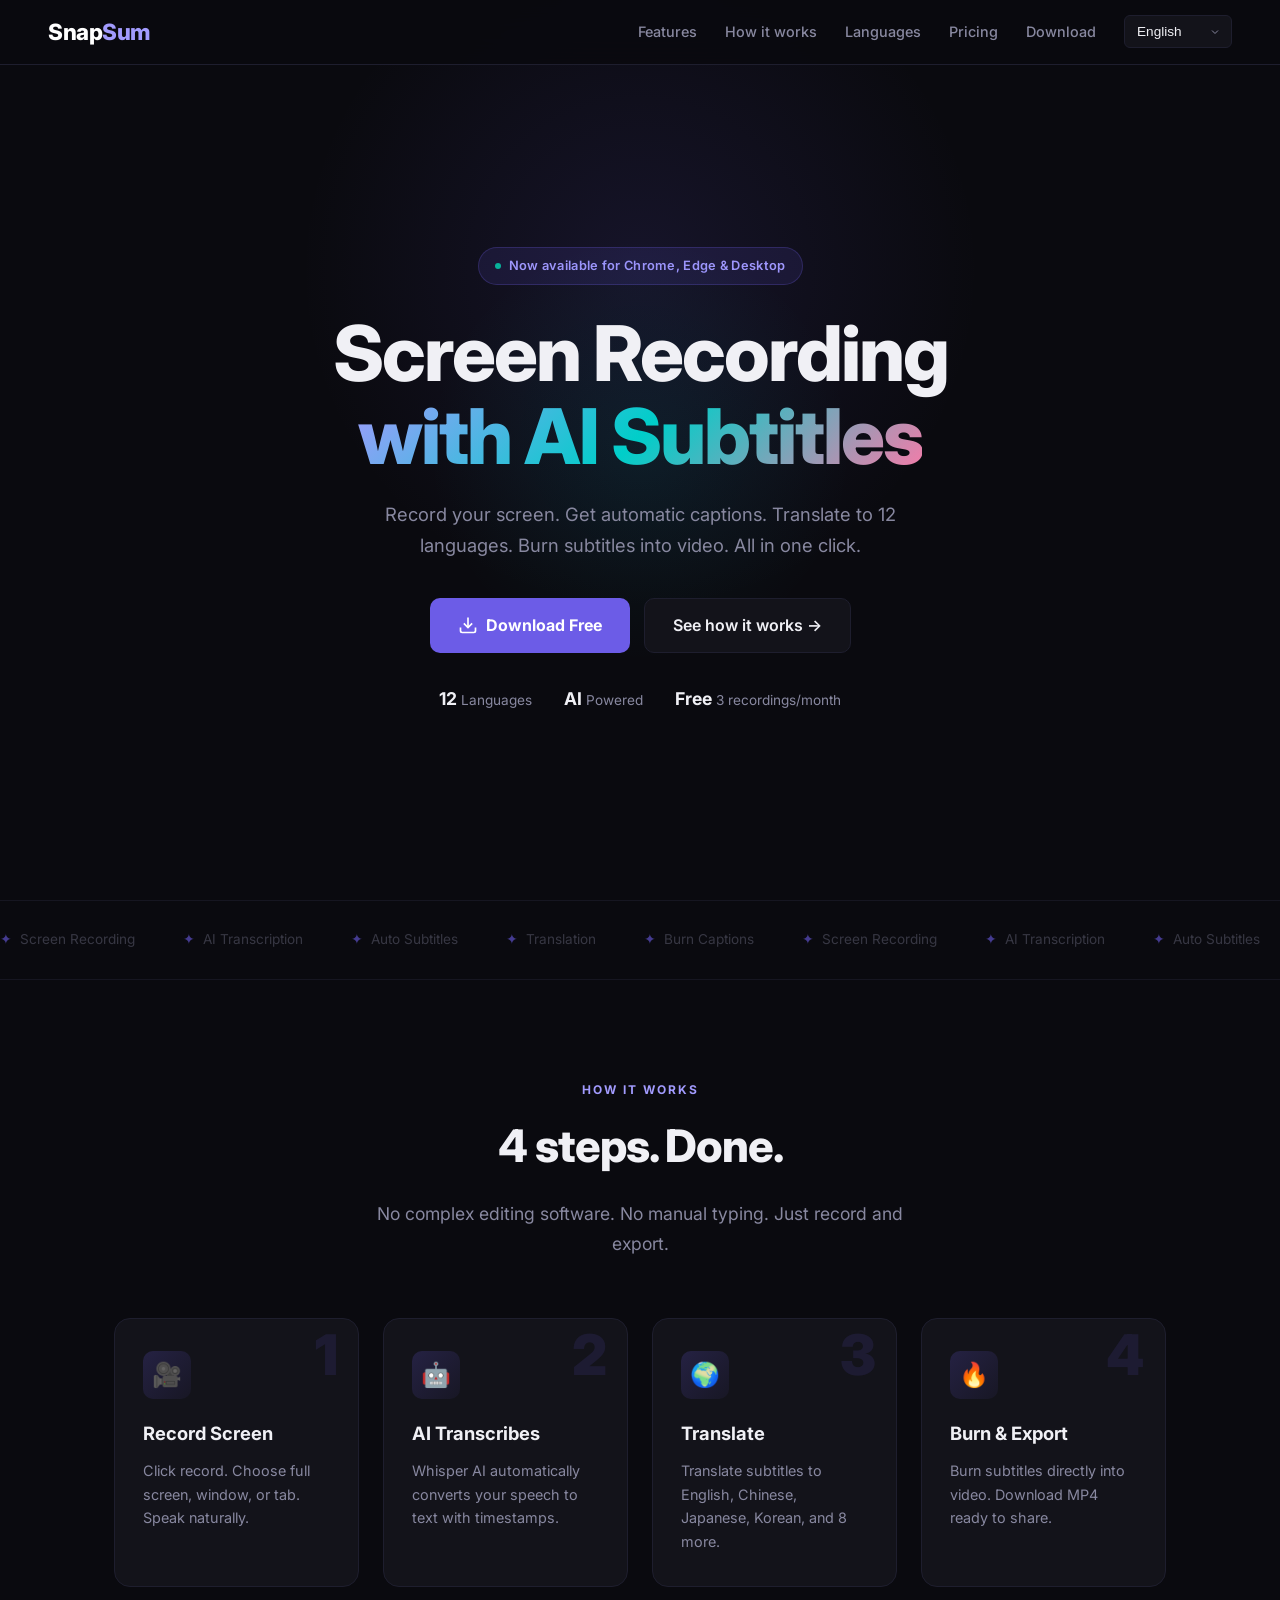
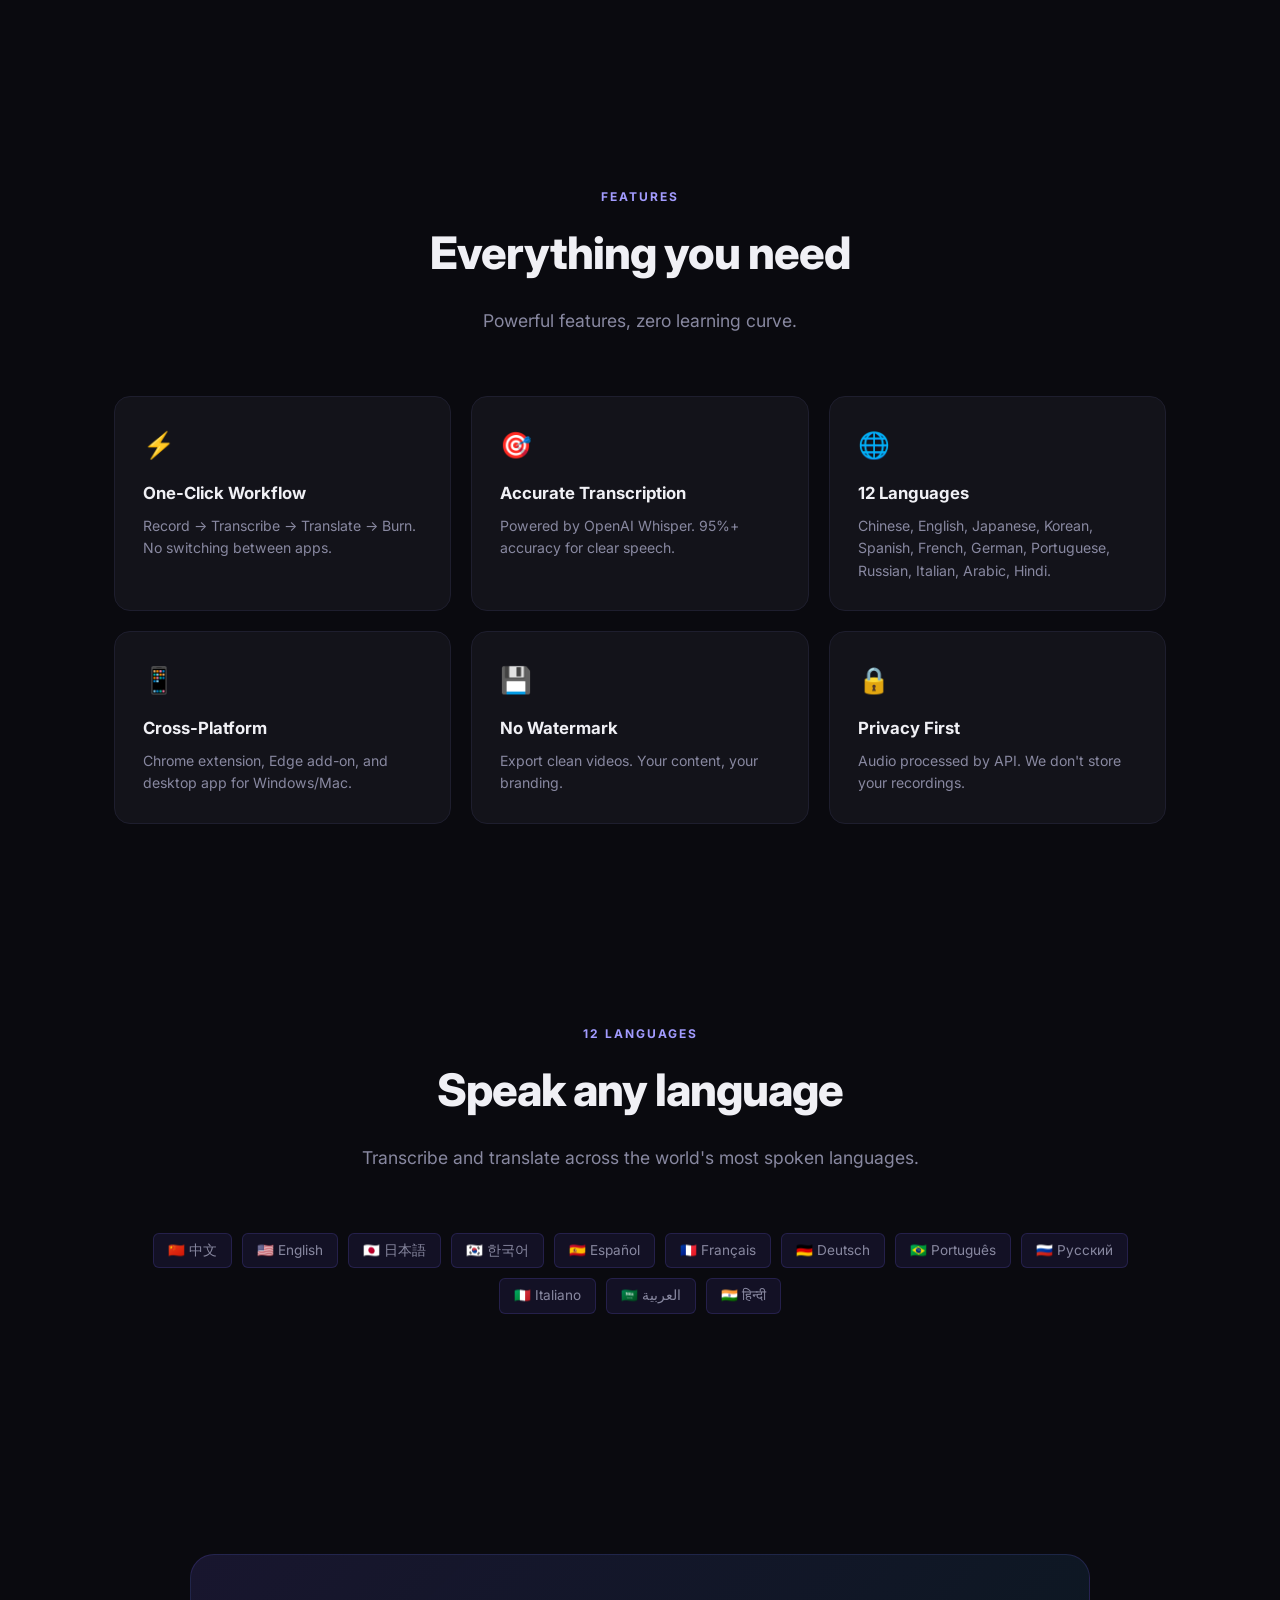
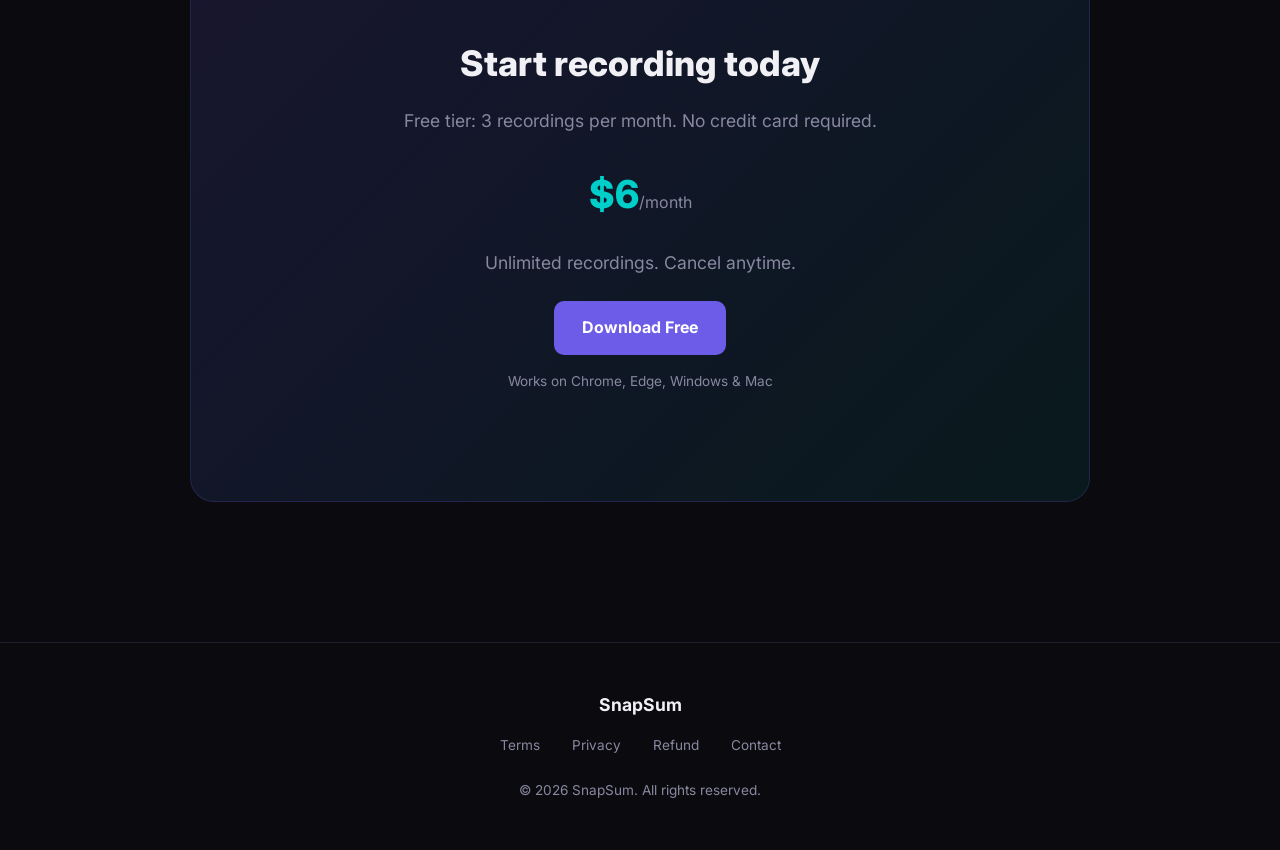
<file: index.html>
<!DOCTYPE html>
<html lang="en">
<head>
  <meta charset="UTF-8">
  <meta name="viewport" content="width=device-width, initial-scale=1.0">
  <title>SnapSum — AI Screen Recording, Transcribe & Subtitle in One Click</title>
  <meta name="description" content="Record your screen, transcribe speech to text, translate subtitles, and burn captions into video. Works on Chrome, Edge & Desktop. Free 3 recordings/month.">
  <meta name="keywords" content="screen recorder, auto caption, subtitle, transcription, AI, screen recording, Loom alternative, video subtitle">
  <meta property="og:title" content="SnapSum — AI Screen Recording & Subtitles">
  <meta property="og:description" content="Screen → Transcribe → Translate → Burn Subtitles. One click.">
  <meta property="og:type" content="website">
  <meta property="og:url" content="https://snap-sum.com/">
  <link rel="canonical" href="https://snap-sum.com/">
  <link rel="preconnect" href="https://fonts.googleapis.com">
  <link href="https://fonts.googleapis.com/css2?family=Inter:wght@400;500;600;700;800&display=swap" rel="stylesheet">
  <link rel="stylesheet" href="style.css">
</head>
<body>
  <!-- NAV -->
  <nav>
    <a href="/" class="nav-logo">Snap<span>Sum</span></a>
    <div class="nav-links">
      <a href="#features" data-i18n="nav.features">Features</a>
      <a href="#how" data-i18n="nav.how">How it works</a>
      <a href="#languages" data-i18n="nav.languages">Languages</a>
      <a href="/pricing.html" data-i18n="nav.pricing">Pricing</a>
      <a href="/download.html" class="btn-nav" data-i18n="nav.download">Download</a>
      <select id="lang-select" class="lang-select" onchange="changeLanguage(this.value)">
        <option value="en">English</option>
        <option value="zh-CN">中文</option>
        <option value="zh-TW">繁體中文</option>
        <option value="ja">日本語</option>
        <option value="ko">한국어</option>
        <option value="fr">Français</option>
        <option value="de">Deutsch</option>
        <option value="es">Español</option>
        <option value="pt">Português</option>
        <option value="ru">Русский</option>
        <option value="ar">العربية</option>
        <option value="hi">हिन्दी</option>
      </select>
    </div>
    <button class="nav-menu" onclick="toggleMenu()">☰</button>
  </nav>

  <!-- HERO -->
  <section class="hero">
    <div class="hero-badge">
      <span class="badge-dot"></span>
      <span data-i18n="hero.badge">Now available for Chrome, Edge & Desktop</span>
    </div>
    <h1><span data-i18n="hero.title1">Screen Recording</span><br><span class="gradient" data-i18n="hero.title2">with AI Subtitles</span></h1>
    <p class="hero-sub" data-i18n="hero.subtitle">Record your screen. Get automatic captions. Translate to 12 languages. Burn subtitles into video. All in one click.</p>
    <div class="hero-actions">
      <a href="/download.html" class="btn-primary">
        <svg width="20" height="20" viewBox="0 0 24 24" fill="none" stroke="currentColor" stroke-width="2">
          <path d="M21 15v4a2 2 0 0 1-2 2H5a2 2 0 0 1-2-2v-4"/>
          <polyline points="7 10 12 15 17 10"/>
          <line x1="12" y1="15" x2="12" y2="3"/>
        </svg>
        <span data-i18n="hero.download">Download Free</span>
      </a>
      <a href="#how" class="btn-secondary"><span data-i18n="hero.seeHow">See how it works →</span></a>
    </div>
    <div class="hero-stats">
      <div><strong>12</strong> <span data-i18n="hero.languages">Languages</span></div>
      <div><strong>AI</strong> <span data-i18n="hero.powered">Powered</span></div>
      <div><strong><span data-i18n="hero.free">Free</span></strong> <span data-i18n="hero.freeDesc">3 recordings/month</span></div>
    </div>
  </section>

  <!-- MARQUEE -->
  <section class="marquee-section">
    <div class="marquee-track">
      <span>Screen Recording</span>
      <span>AI Transcription</span>
      <span>Auto Subtitles</span>
      <span>Translation</span>
      <span>Burn Captions</span>
      <span>Screen Recording</span>
      <span>AI Transcription</span>
      <span>Auto Subtitles</span>
      <span>Translation</span>
      <span>Burn Captions</span>
    </div>
  </section>

  <!-- HOW IT WORKS -->
  <section id="how" class="section">
    <div class="section-label">HOW IT WORKS</div>
    <h2 class="section-title">4 steps. Done.</h2>
    <p class="section-desc">No complex editing software. No manual typing. Just record and export.</p>
    
    <div class="steps-grid">
      <div class="step-card">
        <div class="step-num">1</div>
        <div class="step-icon">🎥</div>
        <h3>Record Screen</h3>
        <p>Click record. Choose full screen, window, or tab. Speak naturally.</p>
      </div>
      <div class="step-card">
        <div class="step-num">2</div>
        <div class="step-icon">🤖</div>
        <h3>AI Transcribes</h3>
        <p>Whisper AI automatically converts your speech to text with timestamps.</p>
      </div>
      <div class="step-card">
        <div class="step-num">3</div>
        <div class="step-icon">🌍</div>
        <h3>Translate</h3>
        <p>Translate subtitles to English, Chinese, Japanese, Korean, and 8 more.</p>
      </div>
      <div class="step-card">
        <div class="step-num">4</div>
        <div class="step-icon">🔥</div>
        <h3>Burn & Export</h3>
        <p>Burn subtitles directly into video. Download MP4 ready to share.</p>
      </div>
    </div>
  </section>

  <!-- FEATURES -->
  <section id="features" class="section">
    <div class="section-label">FEATURES</div>
    <h2 class="section-title">Everything you need</h2>
    <p class="section-desc">Powerful features, zero learning curve.</p>
    
    <div class="features-grid">
      <div class="feature-card">
        <div class="feature-icon">⚡</div>
        <h3>One-Click Workflow</h3>
        <p>Record → Transcribe → Translate → Burn. No switching between apps.</p>
      </div>
      <div class="feature-card">
        <div class="feature-icon">🎯</div>
        <h3>Accurate Transcription</h3>
        <p>Powered by OpenAI Whisper. 95%+ accuracy for clear speech.</p>
      </div>
      <div class="feature-card">
        <div class="feature-icon">🌐</div>
        <h3>12 Languages</h3>
        <p>Chinese, English, Japanese, Korean, Spanish, French, German, Portuguese, Russian, Italian, Arabic, Hindi.</p>
      </div>
      <div class="feature-card">
        <div class="feature-icon">📱</div>
        <h3>Cross-Platform</h3>
        <p>Chrome extension, Edge add-on, and desktop app for Windows/Mac.</p>
      </div>
      <div class="feature-card">
        <div class="feature-icon">💾</div>
        <h3>No Watermark</h3>
        <p>Export clean videos. Your content, your branding.</p>
      </div>
      <div class="feature-card">
        <div class="feature-icon">🔒</div>
        <h3>Privacy First</h3>
        <p>Audio processed by API. We don't store your recordings.</p>
      </div>
    </div>
  </section>

  <!-- LANGUAGES -->
  <section id="languages" class="section">
    <div class="section-label">12 LANGUAGES</div>
    <h2 class="section-title">Speak any language</h2>
    <p class="section-desc">Transcribe and translate across the world's most spoken languages.</p>
    
    <div class="lang-grid">
      <span class="lang-tag">🇨🇳 中文</span>
      <span class="lang-tag">🇺🇸 English</span>
      <span class="lang-tag">🇯🇵 日本語</span>
      <span class="lang-tag">🇰🇷 한국어</span>
      <span class="lang-tag">🇪🇸 Español</span>
      <span class="lang-tag">🇫🇷 Français</span>
      <span class="lang-tag">🇩🇪 Deutsch</span>
      <span class="lang-tag">🇧🇷 Português</span>
      <span class="lang-tag">🇷🇺 Русский</span>
      <span class="lang-tag">🇮🇹 Italiano</span>
      <span class="lang-tag">🇸🇦 العربية</span>
      <span class="lang-tag">🇮🇳 हिन्दी</span>
    </div>
  </section>

  <!-- CTA -->
  <section class="section">
    <div class="cta-section">
      <h2>Start recording today</h2>
      <p>Free tier: 3 recordings per month. No credit card required.</p>
      <div class="cta-price">$6<span>/month</span></div>
      <p style="color: var(--text-muted); margin-bottom: 24px;">Unlimited recordings. Cancel anytime.</p>
      <a href="/download.html" class="btn-primary">Download Free</a>
      <p style="margin-top: 16px; font-size: 0.85rem; color: var(--text-muted);">
        Works on Chrome, Edge, Windows & Mac
      </p>
    </div>
  </section>

  <!-- FOOTER -->
  <footer>
    <div class="footer-brand">SnapSum</div>
    <div class="footer-links">
      <a href="/terms.html">Terms</a>
      <a href="/privacy.html">Privacy</a>
      <a href="/refund.html">Refund</a>
      <a href="mailto:support@snap-sum.com">Contact</a>
    </div>
    <p>© 2026 SnapSum. All rights reserved.</p>
  </footer>

  <script src="script.js"></script>
</body>
</html>
</file>
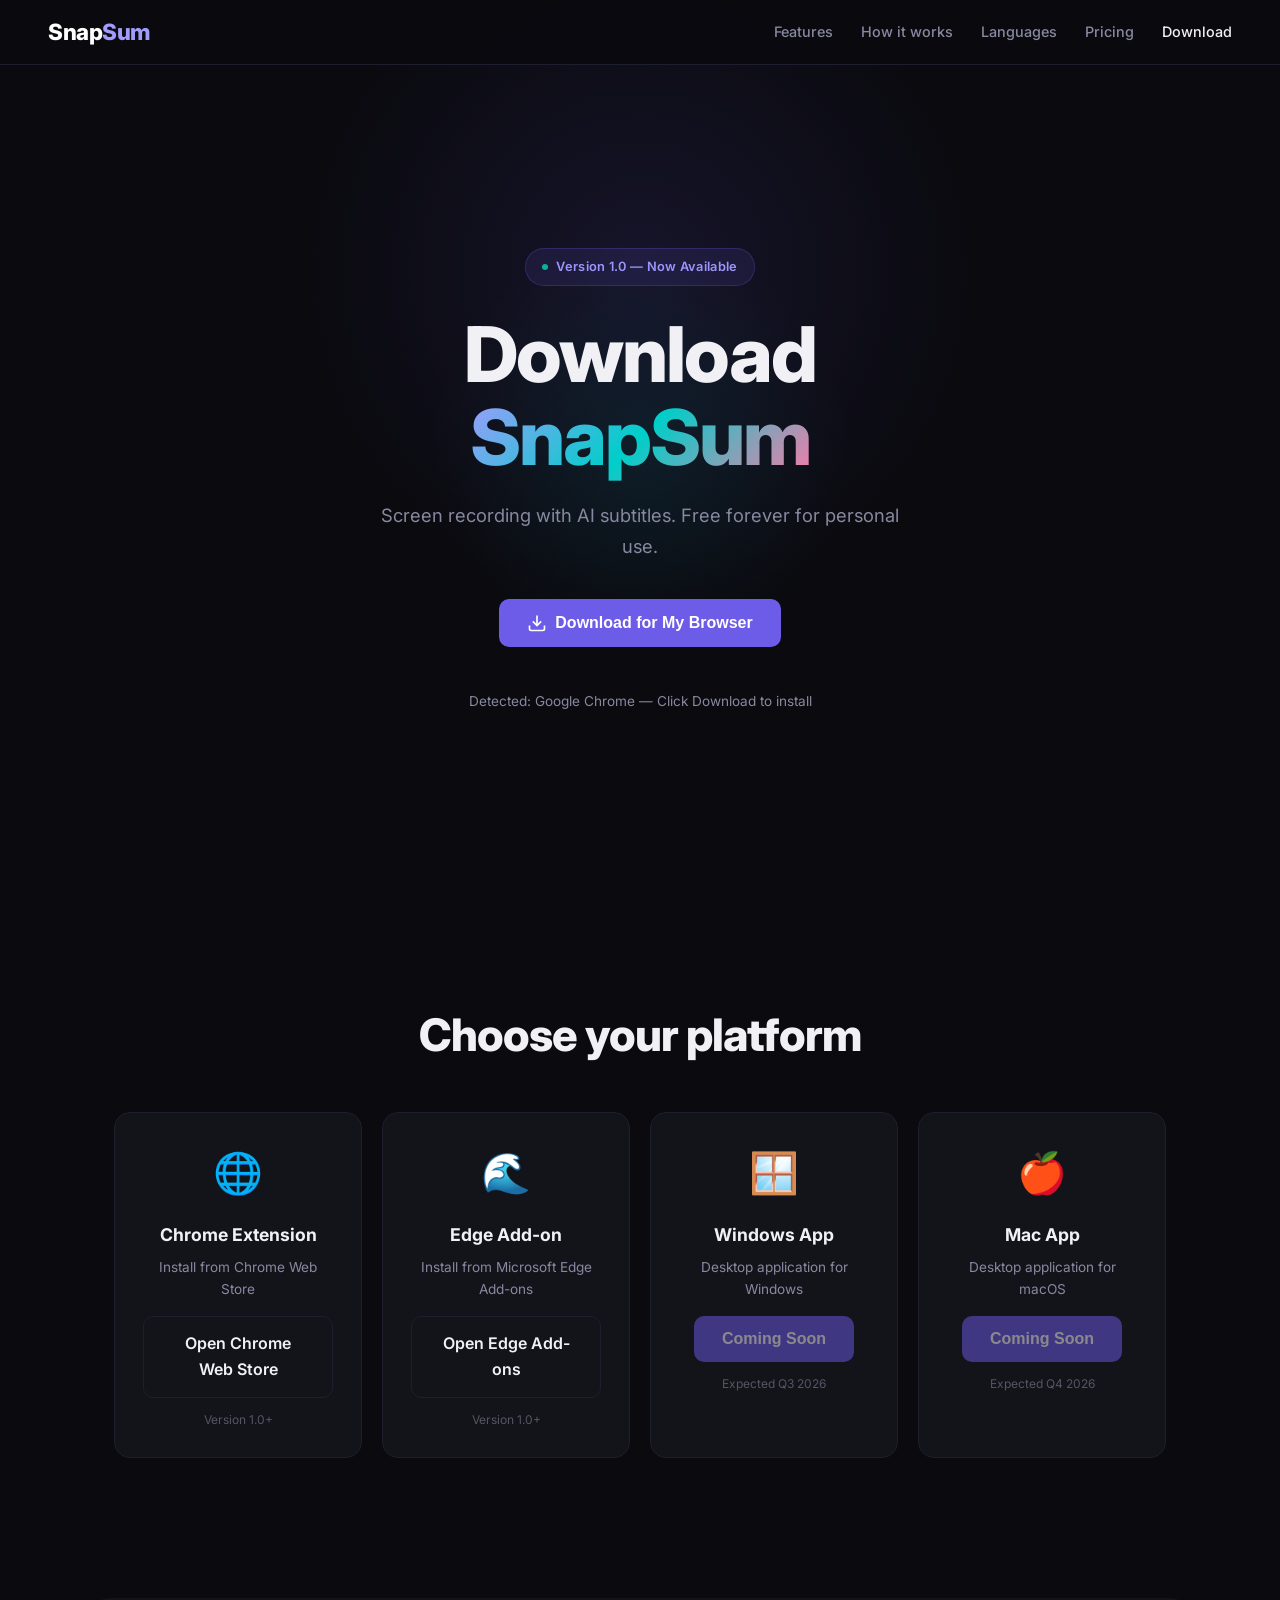
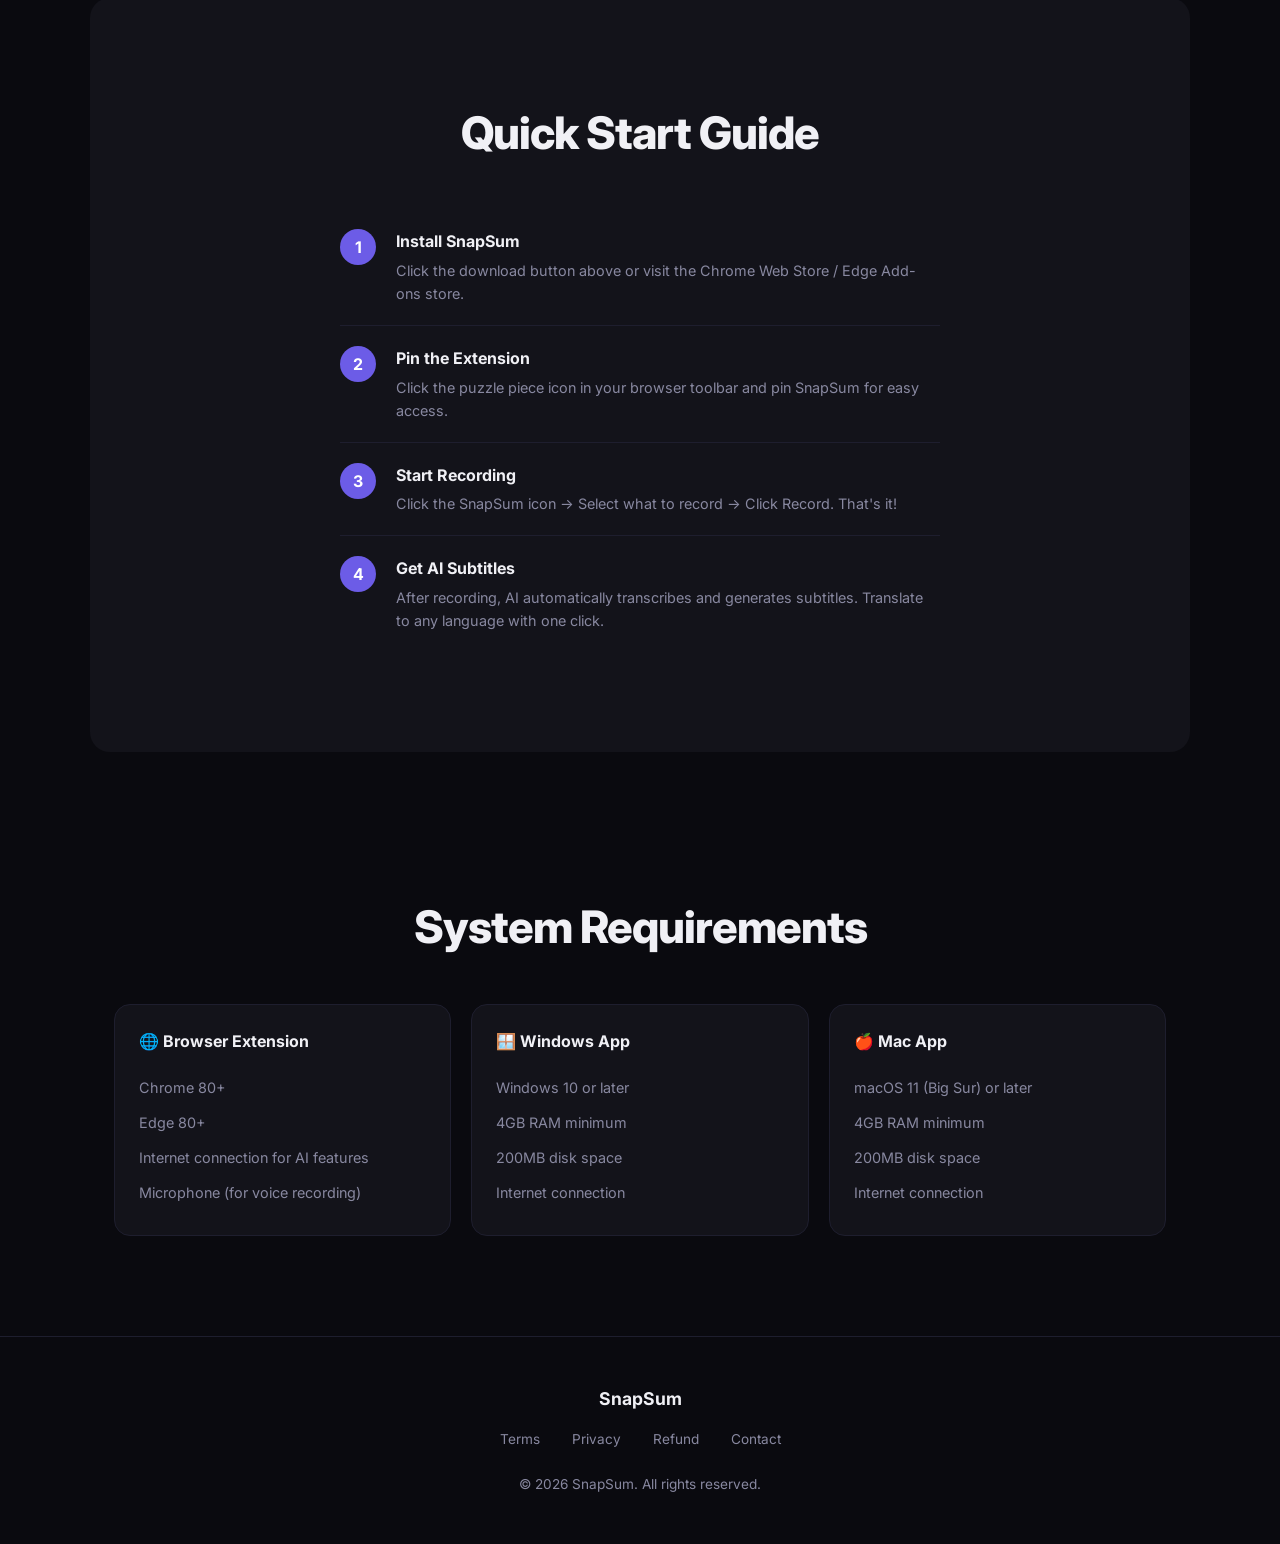
<file: download.html>
<!DOCTYPE html>
<html lang="en">
<head>
  <meta charset="UTF-8">
  <meta name="viewport" content="width=device-width, initial-scale=1.0">
  <title>Download — SnapSum</title>
  <meta name="description" content="Download SnapSum for Chrome, Edge, Windows and Mac. Free 3 recordings/month.">
  <link rel="canonical" href="https://snap-sum.com/download.html">
  <link rel="preconnect" href="https://fonts.googleapis.com">
  <link href="https://fonts.googleapis.com/css2?family=Inter:wght@400;500;600;700;800&display=swap" rel="stylesheet">
  <link rel="stylesheet" href="style.css">
</head>
<body>
  <!-- NAV -->
  <nav>
    <a href="/" class="nav-logo">Snap<span>Sum</span></a>
    <div class="nav-links">
      <a href="/#features">Features</a>
      <a href="/#how">How it works</a>
      <a href="/#languages">Languages</a>
      <a href="/pricing.html">Pricing</a>
      <a href="/download.html" class="active">Download</a>
    </div>
    <button class="nav-menu" onclick="toggleMenu()">☰</button>
  </nav>

  <!-- DOWNLOAD HERO -->
  <section class="hero">
    <div class="hero-badge">
      <span class="badge-dot"></span>
      Version 1.0 — Now Available
    </div>
    <h1>Download<br><span class="gradient">SnapSum</span></h1>
    <p class="hero-sub">Screen recording with AI subtitles. Free forever for personal use.</p>
    <div class="hero-actions">
      <button class="btn-primary" id="auto-detect-btn">
        <svg width="20" height="20" viewBox="0 0 24 24" fill="none" stroke="currentColor" stroke-width="2">
          <path d="M21 15v4a2 2 0 0 1-2 2H5a2 2 0 0 1-2-2v-4"/>
          <polyline points="7 10 12 15 17 10"/>
          <line x1="12" y1="15" x2="12" y2="3"/>
        </svg>
        Download for My Browser
      </button>
    </div>
    <p id="download-note" class="hero-stats" style="margin-top: 12px;">
      Detecting your browser...
    </p>
  </section>

  <!-- PLATFORMS -->
  <section class="section">
    <h2 class="section-title" style="text-align: center;">Choose your platform</h2>
    
    <div class="platforms-grid">
      <!-- CHROME -->
      <div class="platform-card">
        <div class="platform-icon">🌐</div>
        <h3>Chrome Extension</h3>
        <p>Install from Chrome Web Store</p>
        <a href="https://chromewebstore.google.com/detail/snapsum" target="_blank" class="btn-secondary">
          Open Chrome Web Store
        </a>
        <span class="platform-version">Version 1.0+</span>
      </div>

      <!-- EDGE -->
      <div class="platform-card">
        <div class="platform-icon">🌊</div>
        <h3>Edge Add-on</h3>
        <p>Install from Microsoft Edge Add-ons</p>
        <a href="https://microsoftedge.microsoft.com/addons/detail/snapsum" target="_blank" class="btn-secondary">
          Open Edge Add-ons
        </a>
        <span class="platform-version">Version 1.0+</span>
      </div>

      <!-- WINDOWS -->
      <div class="platform-card">
        <div class="platform-icon">🪟</div>
        <h3>Windows App</h3>
        <p>Desktop application for Windows</p>
        <button class="btn-primary" disabled>
          Coming Soon
        </button>
        <span class="platform-version">Expected Q3 2026</span>
      </div>

      <!-- MAC -->
      <div class="platform-card">
        <div class="platform-icon">🍎</div>
        <h3>Mac App</h3>
        <p>Desktop application for macOS</p>
        <button class="btn-primary" disabled>
          Coming Soon
        </button>
        <span class="platform-version">Expected Q4 2026</span>
      </div>
    </div>
  </section>

  <!-- QUICK START -->
  <section class="section" style="background: var(--surface); border-radius: 20px; margin: 40px auto;">
    <h2 class="section-title" style="text-align: center;">Quick Start Guide</h2>
    
    <div class="steps-vertical">
      <div class="step-item">
        <div class="step-num">1</div>
        <div class="step-content">
          <h3>Install SnapSum</h3>
          <p>Click the download button above or visit the Chrome Web Store / Edge Add-ons store.</p>
        </div>
      </div>
      <div class="step-item">
        <div class="step-num">2</div>
        <div class="step-content">
          <h3>Pin the Extension</h3>
          <p>Click the puzzle piece icon in your browser toolbar and pin SnapSum for easy access.</p>
        </div>
      </div>
      <div class="step-item">
        <div class="step-num">3</div>
        <div class="step-content">
          <h3>Start Recording</h3>
          <p>Click the SnapSum icon → Select what to record → Click Record. That's it!</p>
        </div>
      </div>
      <div class="step-item">
        <div class="step-num">4</div>
        <div class="step-content">
          <h3>Get AI Subtitles</h3>
          <p>After recording, AI automatically transcribes and generates subtitles. Translate to any language with one click.</p>
        </div>
      </div>
    </div>
  </section>

  <!-- SYSTEM REQUIREMENTS -->
  <section class="section">
    <h2 class="section-title" style="text-align: center;">System Requirements</h2>
    
    <div class="reqs-grid">
      <div class="req-card">
        <h3>🌐 Browser Extension</h3>
        <ul>
          <li>Chrome 80+</li>
          <li>Edge 80+</li>
          <li>Internet connection for AI features</li>
          <li>Microphone (for voice recording)</li>
        </ul>
      </div>
      <div class="req-card">
        <h3>🪟 Windows App</h3>
        <ul>
          <li>Windows 10 or later</li>
          <li>4GB RAM minimum</li>
          <li>200MB disk space</li>
          <li>Internet connection</li>
        </ul>
      </div>
      <div class="req-card">
        <h3>🍎 Mac App</h3>
        <ul>
          <li>macOS 11 (Big Sur) or later</li>
          <li>4GB RAM minimum</li>
          <li>200MB disk space</li>
          <li>Internet connection</li>
        </ul>
      </div>
    </div>
  </section>

  <!-- FOOTER -->
  <footer>
    <div class="footer-brand">SnapSum</div>
    <div class="footer-links">
      <a href="/terms.html">Terms</a>
      <a href="/privacy.html">Privacy</a>
      <a href="/refund.html">Refund</a>
      <a href="mailto:support@snap-sum.com">Contact</a>
    </div>
    <p>© 2026 SnapSum. All rights reserved.</p>
  </footer>

  <script src="script.js"></script>
  <script>
    // Auto-detect browser
    document.addEventListener('DOMContentLoaded', function() {
      const btn = document.getElementById('auto-detect-btn');
      const note = document.getElementById('download-note');
      const ua = navigator.userAgent;
      
      let browser = '';
      let url = '';
      
      if (ua.includes('Edg/')) {
        browser = 'Microsoft Edge';
        url = 'https://microsoftedge.microsoft.com/addons/detail/snapsum';
      } else if (ua.includes('Chrome/')) {
        browser = 'Google Chrome';
        url = 'https://chromewebstore.google.com/detail/snapsum';
      } else {
        browser = 'your browser';
        url = 'https://chromewebstore.google.com/detail/snapsum';
      }
      
      btn.addEventListener('click', function() {
        window.open(url, '_blank');
      });
      
      note.textContent = 'Detected: ' + browser + ' — Click Download to install';
    });
  </script>
</body>
</html>
</file>
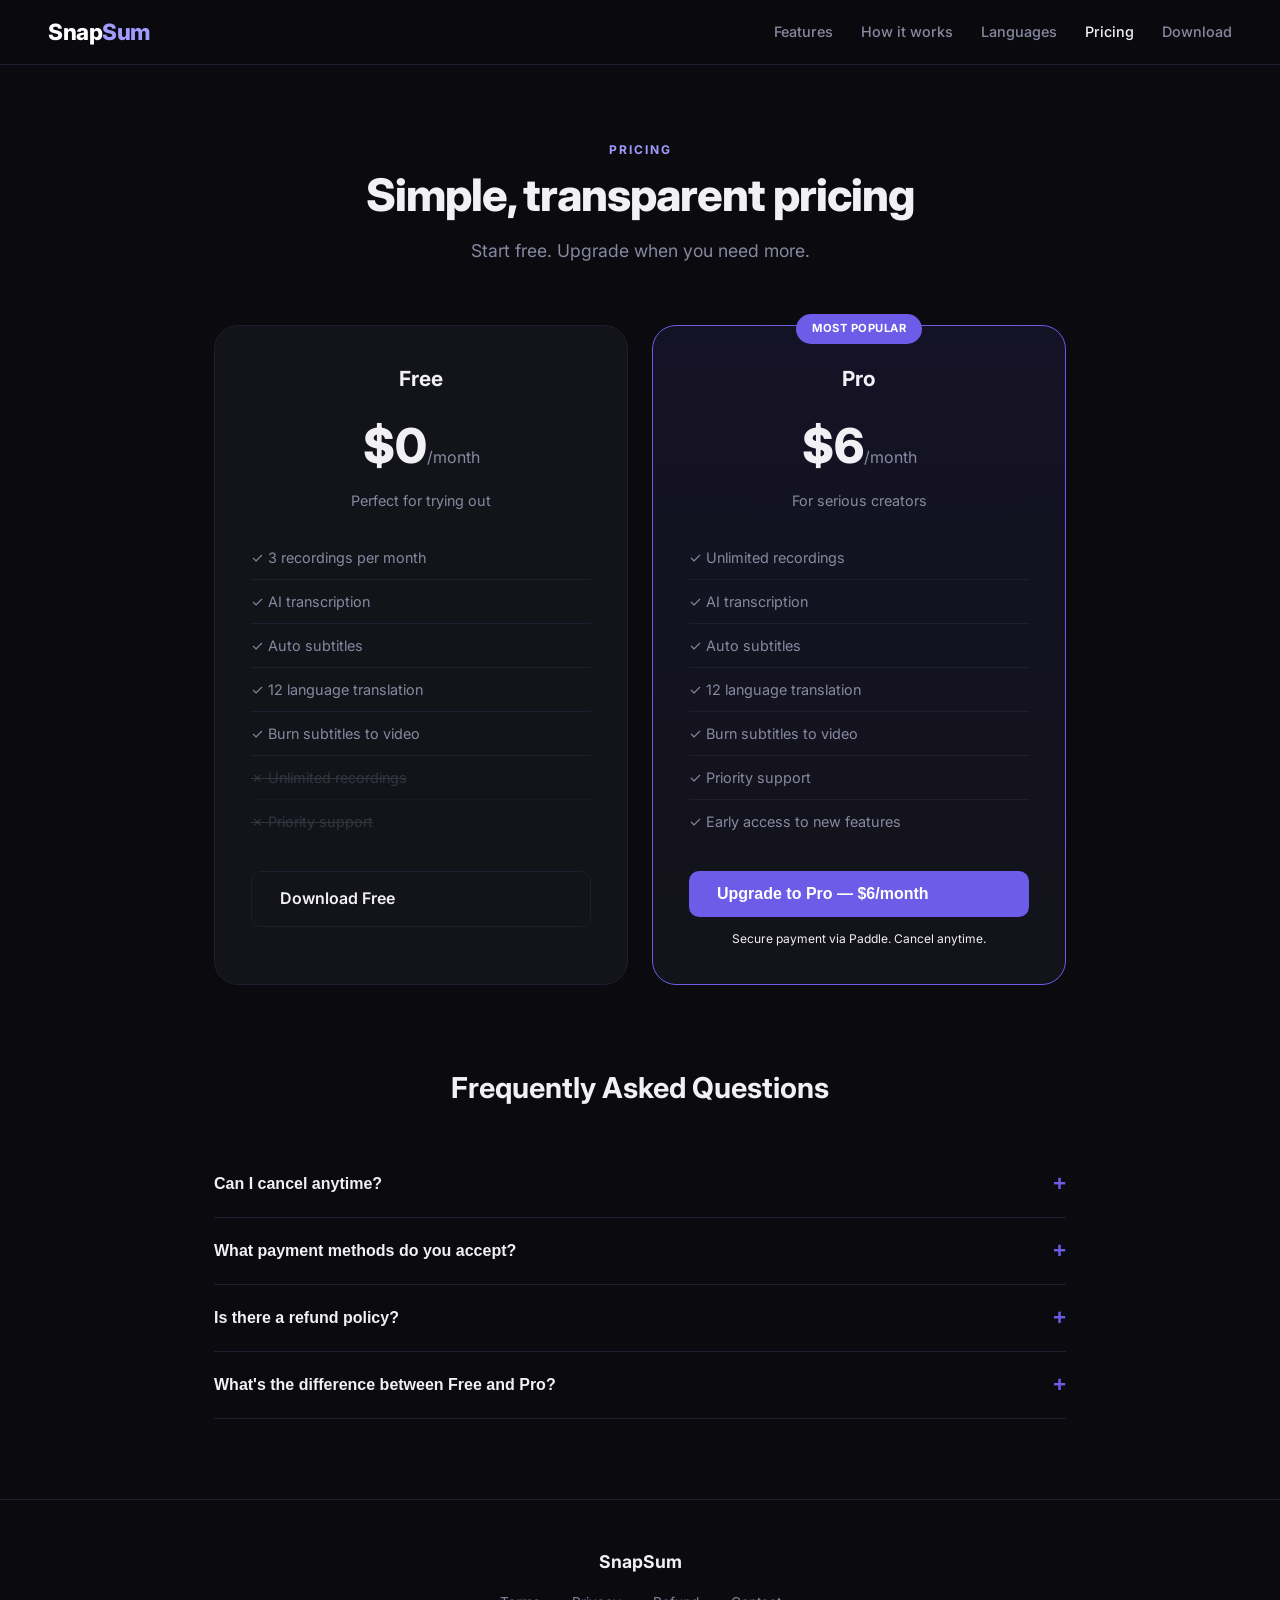
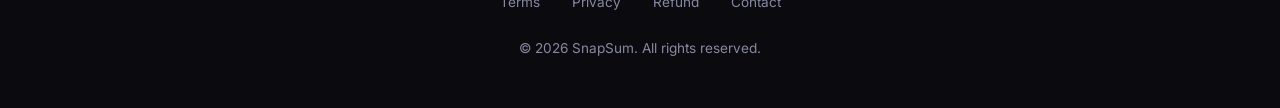
<file: pricing.html>
<!DOCTYPE html>
<html lang="en">
<head>
  <meta charset="UTF-8">
  <meta name="viewport" content="width=device-width, initial-scale=1.0">
  <title>Pricing — SnapSum</title>
  <meta name="description" content="SnapSum pricing: Free tier with 3 recordings/month. Pro plan $6/month for unlimited recordings.">
  <link rel="canonical" href="https://snap-sum.com/pricing.html">
  <link rel="preconnect" href="https://fonts.googleapis.com">
  <link href="https://fonts.googleapis.com/css2?family=Inter:wght@400;500;600;700;800&display=swap" rel="stylesheet">
  <link rel="stylesheet" href="style.css">
</head>
<body>
  <!-- NAV -->
  <nav>
    <a href="/" class="nav-logo">Snap<span>Sum</span></a>
    <div class="nav-links">
      <a href="/#features">Features</a>
      <a href="/#how">How it works</a>
      <a href="/#languages">Languages</a>
      <a href="/pricing.html" class="active">Pricing</a>
      <a href="/download.html" class="btn-nav">Download</a>
    </div>
    <button class="nav-menu" onclick="toggleMenu()">☰</button>
  </nav>

  <!-- PRICING -->
  <section class="pricing-section">
    <div class="section-label">PRICING</div>
    <h1 class="section-title">Simple, transparent pricing</h1>
    <p class="section-desc">Start free. Upgrade when you need more.</p>
    
    <div class="pricing-grid">
      <!-- FREE -->
      <div class="pricing-card">
        <div class="plan-name">Free</div>
        <div class="plan-price">$0<span>/month</span></div>
        <div class="plan-desc">Perfect for trying out</div>
        <ul class="plan-features">
          <li>✓ 3 recordings per month</li>
          <li>✓ AI transcription</li>
          <li>✓ Auto subtitles</li>
          <li>✓ 12 language translation</li>
          <li>✓ Burn subtitles to video</li>
          <li class="disabled">✗ Unlimited recordings</li>
          <li class="disabled">✗ Priority support</li>
        </ul>
        <a href="/download.html" class="btn-secondary" style="width: 100%; text-align: center;">Download Free</a>
      </div>

      <!-- PRO -->
      <div class="pricing-card featured">
        <div class="plan-badge">MOST POPULAR</div>
        <div class="plan-name">Pro</div>
        <div class="plan-price">$6<span>/month</span></div>
        <div class="plan-desc">For serious creators</div>
        <ul class="plan-features">
          <li>✓ Unlimited recordings</li>
          <li>✓ AI transcription</li>
          <li>✓ Auto subtitles</li>
          <li>✓ 12 language translation</li>
          <li>✓ Burn subtitles to video</li>
          <li>✓ Priority support</li>
          <li>✓ Early access to new features</li>
        </ul>
        <button id="paddle-checkout" class="btn-primary" style="width: 100%;">
          Upgrade to Pro — $6/month
        </button>
        <p style="font-size: 0.75rem; color: var(--color-text-muted); margin-top: 12px; text-align: center;">
          Secure payment via Paddle. Cancel anytime.
        </p>
      </div>
    </div>

    <!-- FAQ -->
    <div class="faq-section">
      <h2>Frequently Asked Questions</h2>
      
      <div class="faq-item">
        <button class="faq-question" onclick="toggleFaq(this)">
          Can I cancel anytime?
          <span class="faq-icon">+</span>
        </button>
        <div class="faq-answer">
          Yes, you can cancel your subscription anytime from your account settings. You'll continue to have access until the end of your billing period.
        </div>
      </div>

      <div class="faq-item">
        <button class="faq-question" onclick="toggleFaq(this)">
          What payment methods do you accept?
          <span class="faq-icon">+</span>
        </button>
        <div class="faq-answer">
          We accept all major credit cards (Visa, Mastercard, American Express), PayPal, and Apple Pay through our payment processor Paddle.
        </div>
      </div>

      <div class="faq-item">
        <button class="faq-question" onclick="toggleFaq(this)">
          Is there a refund policy?
          <span class="faq-icon">+</span>
        </button>
        <div class="faq-answer">
          Yes! We offer a 14-day money-back guarantee. If you're not satisfied, contact us at support@snap-sum.com for a full refund. See our <a href="/refund.html">Refund Policy</a>.
        </div>
      </div>

      <div class="faq-item">
        <button class="faq-question" onclick="toggleFaq(this)">
          What's the difference between Free and Pro?
          <span class="faq-icon">+</span>
        </button>
        <div class="faq-answer">
          Free tier is limited to 3 recordings per month. Pro gives you unlimited recordings, priority support, and early access to new features. Both include AI transcription, subtitles, translation, and video burning.
        </div>
      </div>
    </div>
  </section>

  <!-- FOOTER -->
  <footer>
    <div class="footer-brand">SnapSum</div>
    <div class="footer-links">
      <a href="/terms.html">Terms</a>
      <a href="/privacy.html">Privacy</a>
      <a href="/refund.html">Refund</a>
      <a href="mailto:support@snap-sum.com">Contact</a>
    </div>
    <p>© 2026 SnapSum. All rights reserved.</p>
  </footer>

  <!-- Paddle SDK -->
  <script src="https://cdn.paddle.com/paddle/v2/paddle.js"></script>
  <script>
    // Initialize Paddle.js with client-side token (live environment)
    Paddle.Initialize({
      token: 'live_2ae1fe7817b9b1d4c2f967280ba'
    });

    // Handle checkout button click
    document.getElementById('paddle-checkout').addEventListener('click', function() {
      Paddle.Checkout.open({
        items: [{
          priceId: 'pri_01kpqkrvqm38d8ck4ty7d35a0w',
          quantity: 1
        }]
      });
    });
  </script>

  <script src="script.js"></script>
</body>
</html>
</file>
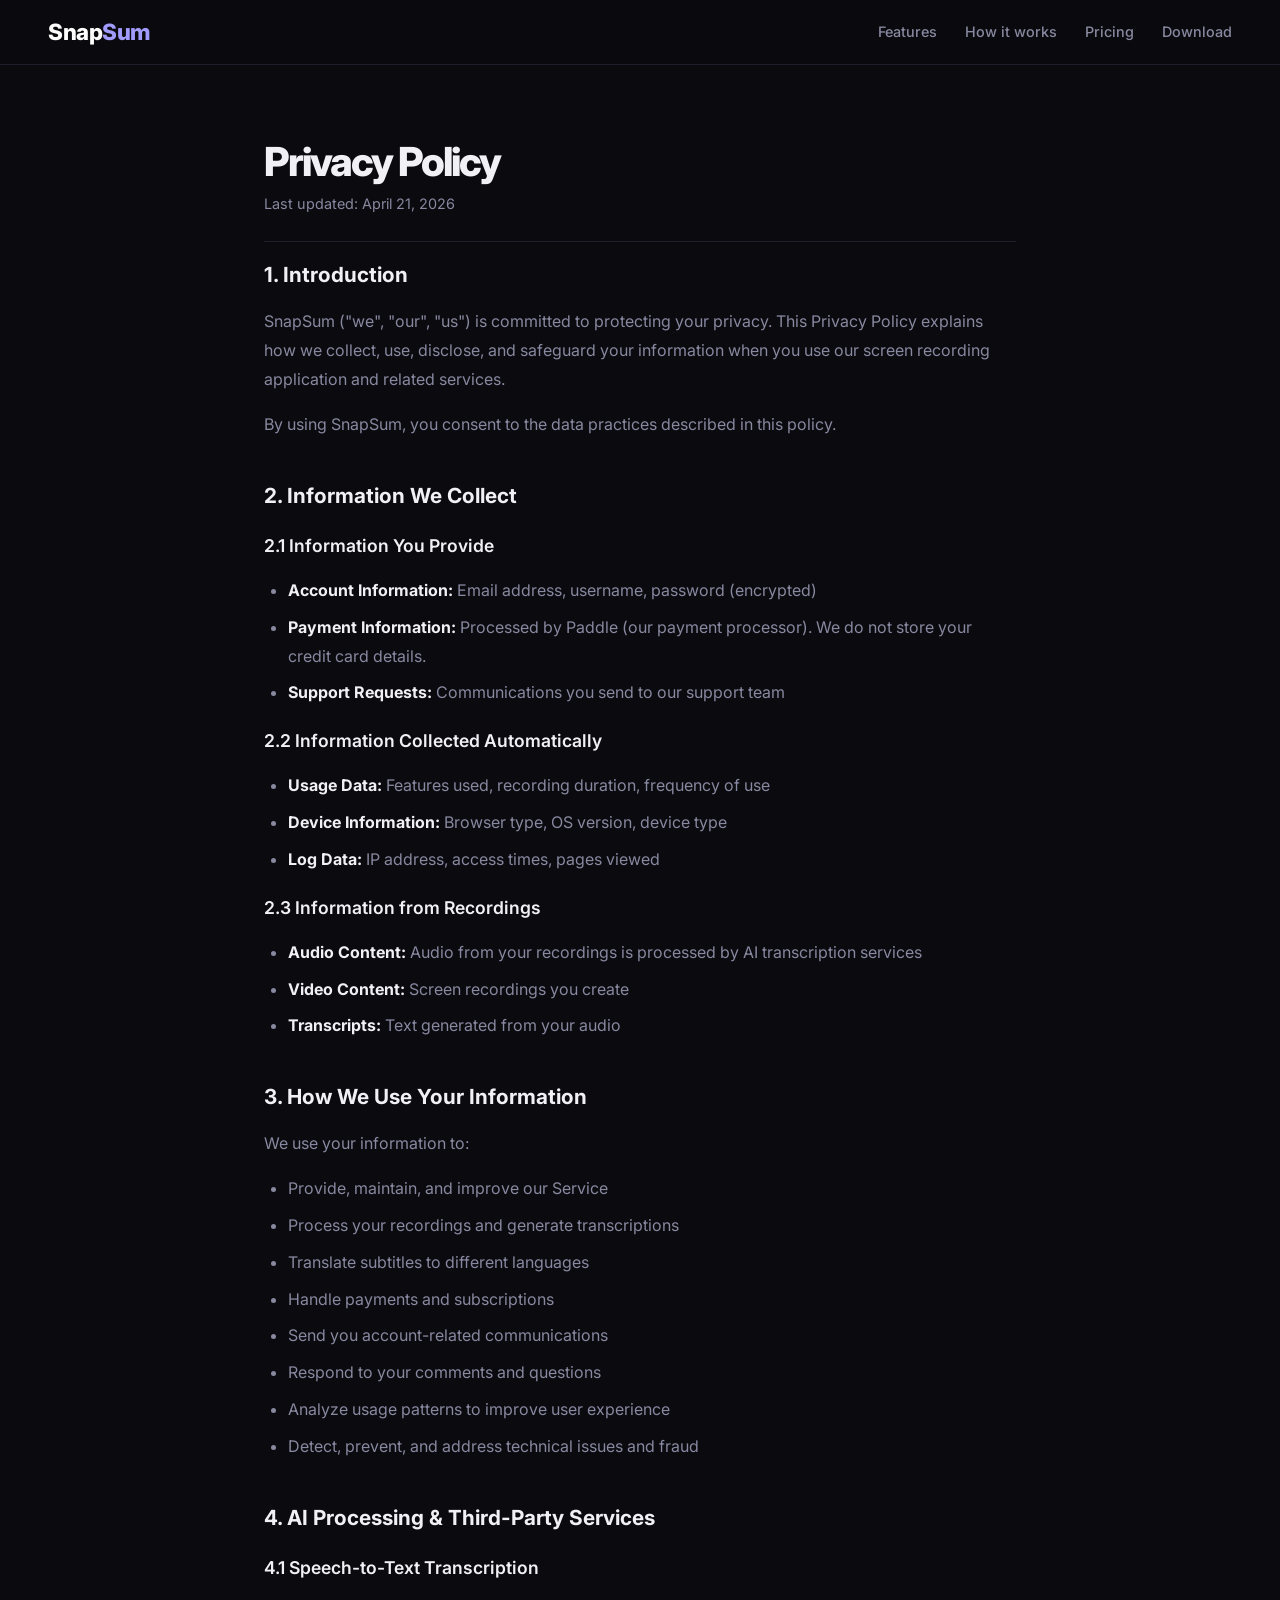
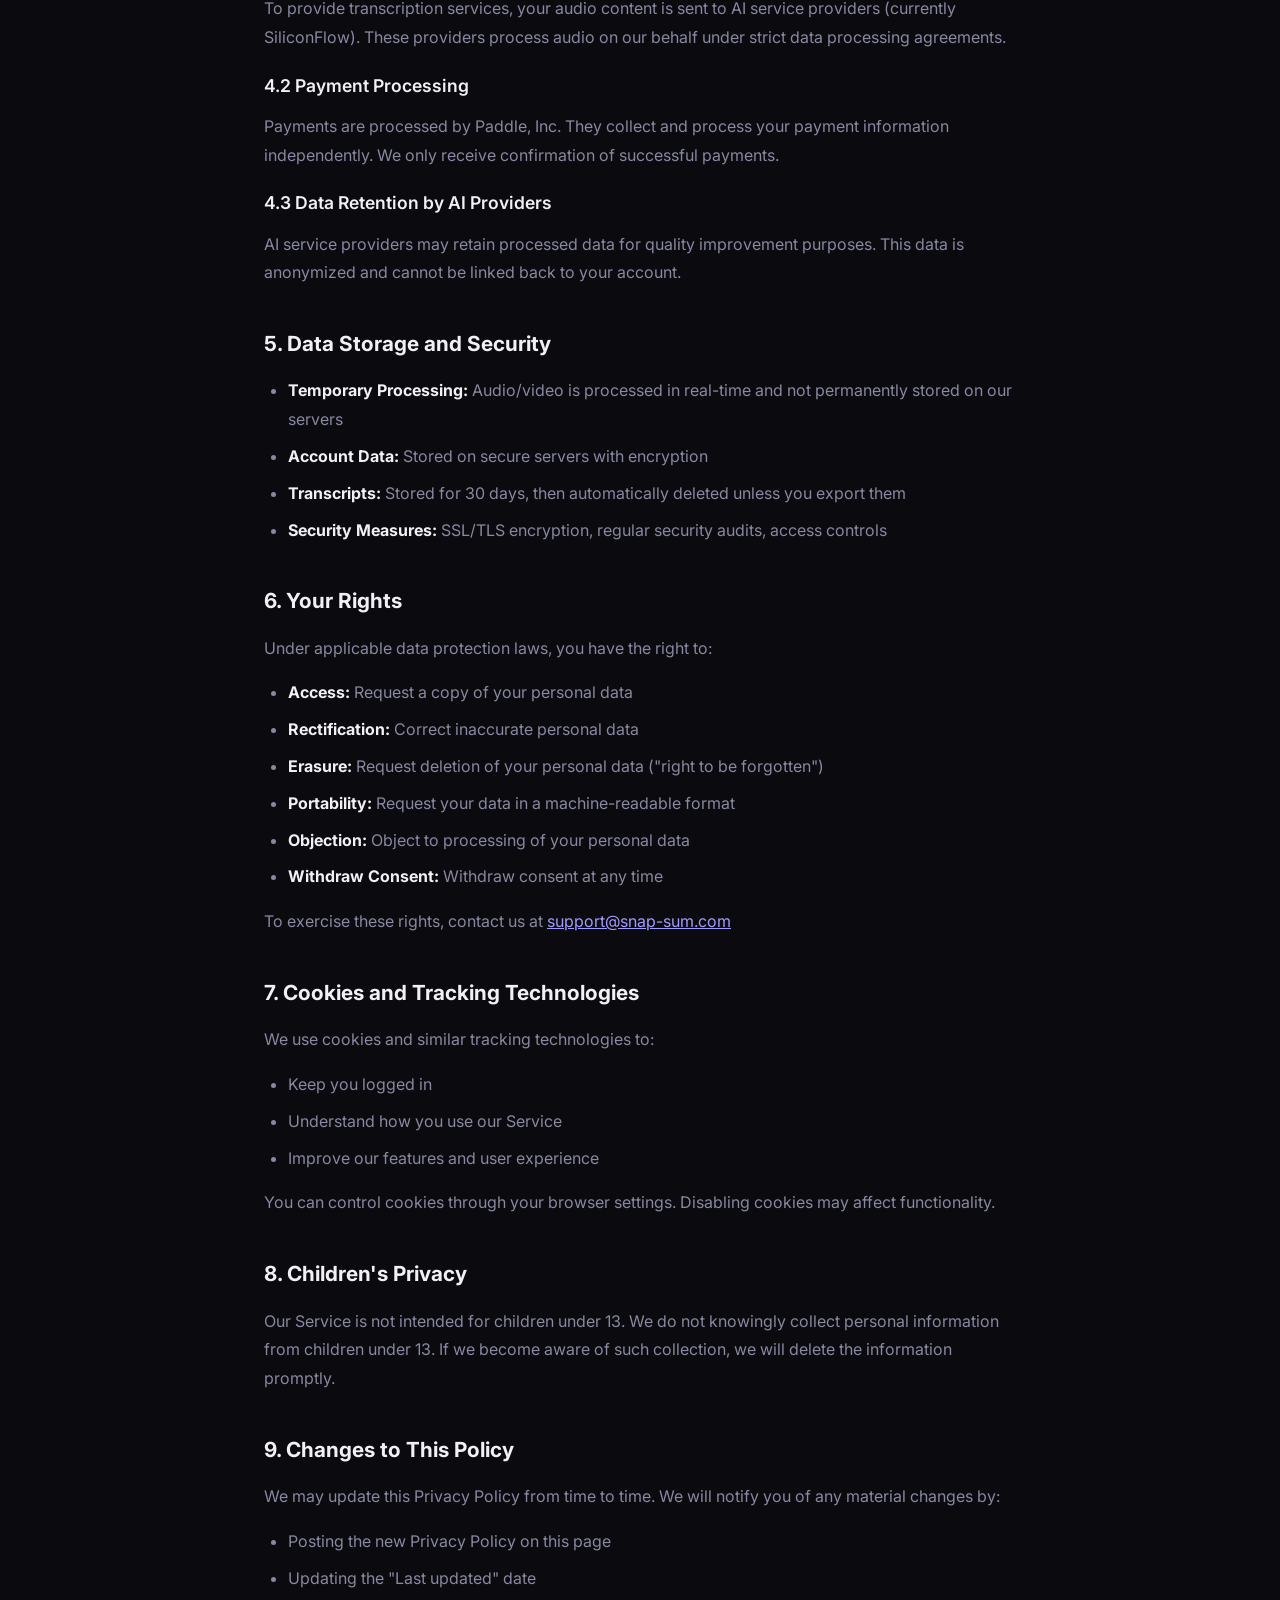
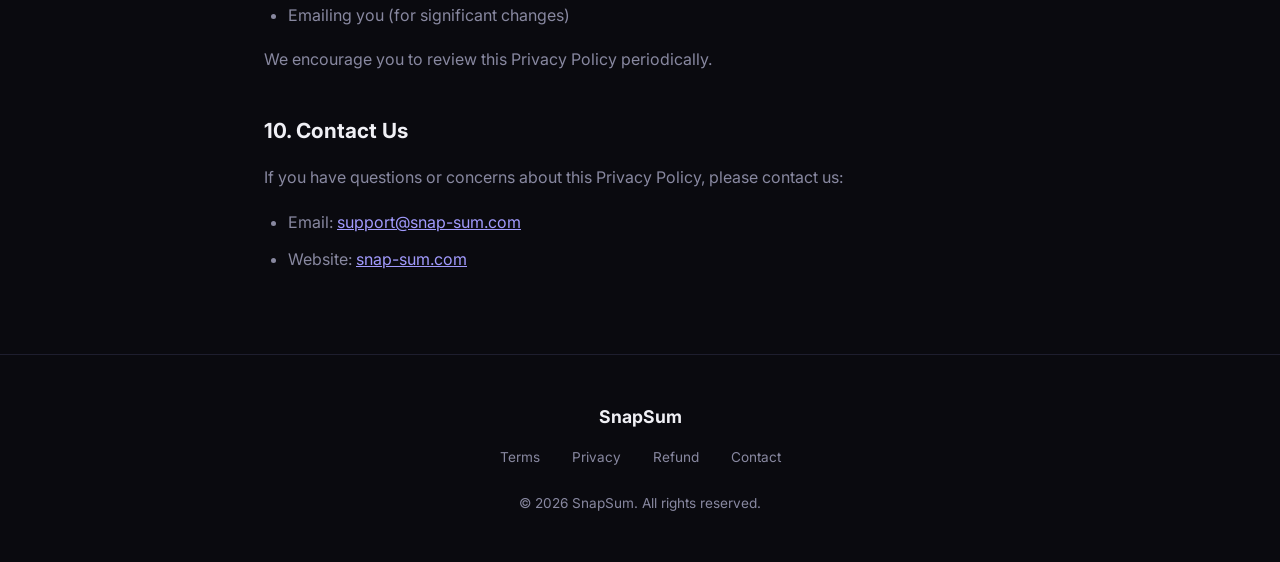
<file: privacy.html>
<!DOCTYPE html>
<html lang="en">
<head>
  <meta charset="UTF-8">
  <meta name="viewport" content="width=device-width, initial-scale=1.0">
  <title>Privacy Policy — SnapSum</title>
  <meta name="description" content="SnapSum Privacy Policy. How we collect, use, and protect your data.">
  <link rel="canonical" href="https://snap-sum.com/privacy.html">
  <link rel="preconnect" href="https://fonts.googleapis.com">
  <link href="https://fonts.googleapis.com/css2?family=Inter:wght@400;500;600;700&display=swap" rel="stylesheet">
  <link rel="stylesheet" href="style.css">
</head>
<body>
  <!-- NAV -->
  <nav>
    <a href="/" class="nav-logo">Snap<span>Sum</span></a>
    <div class="nav-links">
      <a href="/#features">Features</a>
      <a href="/#how">How it works</a>
      <a href="/pricing.html">Pricing</a>
      <a href="/download.html" class="btn-nav">Download</a>
    </div>
    <button class="nav-menu" onclick="toggleMenu()">☰</button>
  </nav>

  <!-- CONTENT -->
  <main class="legal-page">
    <h1>Privacy Policy</h1>
    <p class="legal-date">Last updated: April 21, 2026</p>

    <section>
      <h2>1. Introduction</h2>
      <p>SnapSum ("we", "our", "us") is committed to protecting your privacy. This Privacy Policy explains how we collect, use, disclose, and safeguard your information when you use our screen recording application and related services.</p>
      <p>By using SnapSum, you consent to the data practices described in this policy.</p>
    </section>

    <section>
      <h2>2. Information We Collect</h2>
      
      <h3>2.1 Information You Provide</h3>
      <ul>
        <li><strong>Account Information:</strong> Email address, username, password (encrypted)</li>
        <li><strong>Payment Information:</strong> Processed by Paddle (our payment processor). We do not store your credit card details.</li>
        <li><strong>Support Requests:</strong> Communications you send to our support team</li>
      </ul>

      <h3>2.2 Information Collected Automatically</h3>
      <ul>
        <li><strong>Usage Data:</strong> Features used, recording duration, frequency of use</li>
        <li><strong>Device Information:</strong> Browser type, OS version, device type</li>
        <li><strong>Log Data:</strong> IP address, access times, pages viewed</li>
      </ul>

      <h3>2.3 Information from Recordings</h3>
      <ul>
        <li><strong>Audio Content:</strong> Audio from your recordings is processed by AI transcription services</li>
        <li><strong>Video Content:</strong> Screen recordings you create</li>
        <li><strong>Transcripts:</strong> Text generated from your audio</li>
      </ul>
    </section>

    <section>
      <h2>3. How We Use Your Information</h2>
      <p>We use your information to:</p>
      <ul>
        <li>Provide, maintain, and improve our Service</li>
        <li>Process your recordings and generate transcriptions</li>
        <li>Translate subtitles to different languages</li>
        <li>Handle payments and subscriptions</li>
        <li>Send you account-related communications</li>
        <li>Respond to your comments and questions</li>
        <li>Analyze usage patterns to improve user experience</li>
        <li>Detect, prevent, and address technical issues and fraud</li>
      </ul>
    </section>

    <section>
      <h2>4. AI Processing & Third-Party Services</h2>
      
      <h3>4.1 Speech-to-Text Transcription</h3>
      <p>To provide transcription services, your audio content is sent to AI service providers (currently SiliconFlow). These providers process audio on our behalf under strict data processing agreements.</p>

      <h3>4.2 Payment Processing</h3>
      <p>Payments are processed by Paddle, Inc. They collect and process your payment information independently. We only receive confirmation of successful payments.</p>

      <h3>4.3 Data Retention by AI Providers</h3>
      <p>AI service providers may retain processed data for quality improvement purposes. This data is anonymized and cannot be linked back to your account.</p>
    </section>

    <section>
      <h2>5. Data Storage and Security</h2>
      <ul>
        <li><strong>Temporary Processing:</strong> Audio/video is processed in real-time and not permanently stored on our servers</li>
        <li><strong>Account Data:</strong> Stored on secure servers with encryption</li>
        <li><strong>Transcripts:</strong> Stored for 30 days, then automatically deleted unless you export them</li>
        <li><strong>Security Measures:</strong> SSL/TLS encryption, regular security audits, access controls</li>
      </ul>
    </section>

    <section>
      <h2>6. Your Rights</h2>
      <p>Under applicable data protection laws, you have the right to:</p>
      <ul>
        <li><strong>Access:</strong> Request a copy of your personal data</li>
        <li><strong>Rectification:</strong> Correct inaccurate personal data</li>
        <li><strong>Erasure:</strong> Request deletion of your personal data ("right to be forgotten")</li>
        <li><strong>Portability:</strong> Request your data in a machine-readable format</li>
        <li><strong>Objection:</strong> Object to processing of your personal data</li>
        <li><strong>Withdraw Consent:</strong> Withdraw consent at any time</li>
      </ul>
      <p>To exercise these rights, contact us at <a href="mailto:support@snap-sum.com">support@snap-sum.com</a></p>
    </section>

    <section>
      <h2>7. Cookies and Tracking Technologies</h2>
      <p>We use cookies and similar tracking technologies to:</p>
      <ul>
        <li>Keep you logged in</li>
        <li>Understand how you use our Service</li>
        <li>Improve our features and user experience</li>
      </ul>
      <p>You can control cookies through your browser settings. Disabling cookies may affect functionality.</p>
    </section>

    <section>
      <h2>8. Children's Privacy</h2>
      <p>Our Service is not intended for children under 13. We do not knowingly collect personal information from children under 13. If we become aware of such collection, we will delete the information promptly.</p>
    </section>

    <section>
      <h2>9. Changes to This Policy</h2>
      <p>We may update this Privacy Policy from time to time. We will notify you of any material changes by:</p>
      <ul>
        <li>Posting the new Privacy Policy on this page</li>
        <li>Updating the "Last updated" date</li>
        <li>Emailing you (for significant changes)</li>
      </ul>
      <p>We encourage you to review this Privacy Policy periodically.</p>
    </section>

    <section>
      <h2>10. Contact Us</h2>
      <p>If you have questions or concerns about this Privacy Policy, please contact us:</p>
      <ul>
        <li>Email: <a href="mailto:support@snap-sum.com">support@snap-sum.com</a></li>
        <li>Website: <a href="https://snap-sum.com">snap-sum.com</a></li>
      </ul>
    </section>
  </main>

  <!-- FOOTER -->
  <footer>
    <div class="footer-brand">SnapSum</div>
    <div class="footer-links">
      <a href="/terms.html">Terms</a>
      <a href="/privacy.html">Privacy</a>
      <a href="/refund.html">Refund</a>
      <a href="mailto:support@snap-sum.com">Contact</a>
    </div>
    <p>© 2026 SnapSum. All rights reserved.</p>
  </footer>

  <script src="script.js"></script>
</body>
</html>
</file>
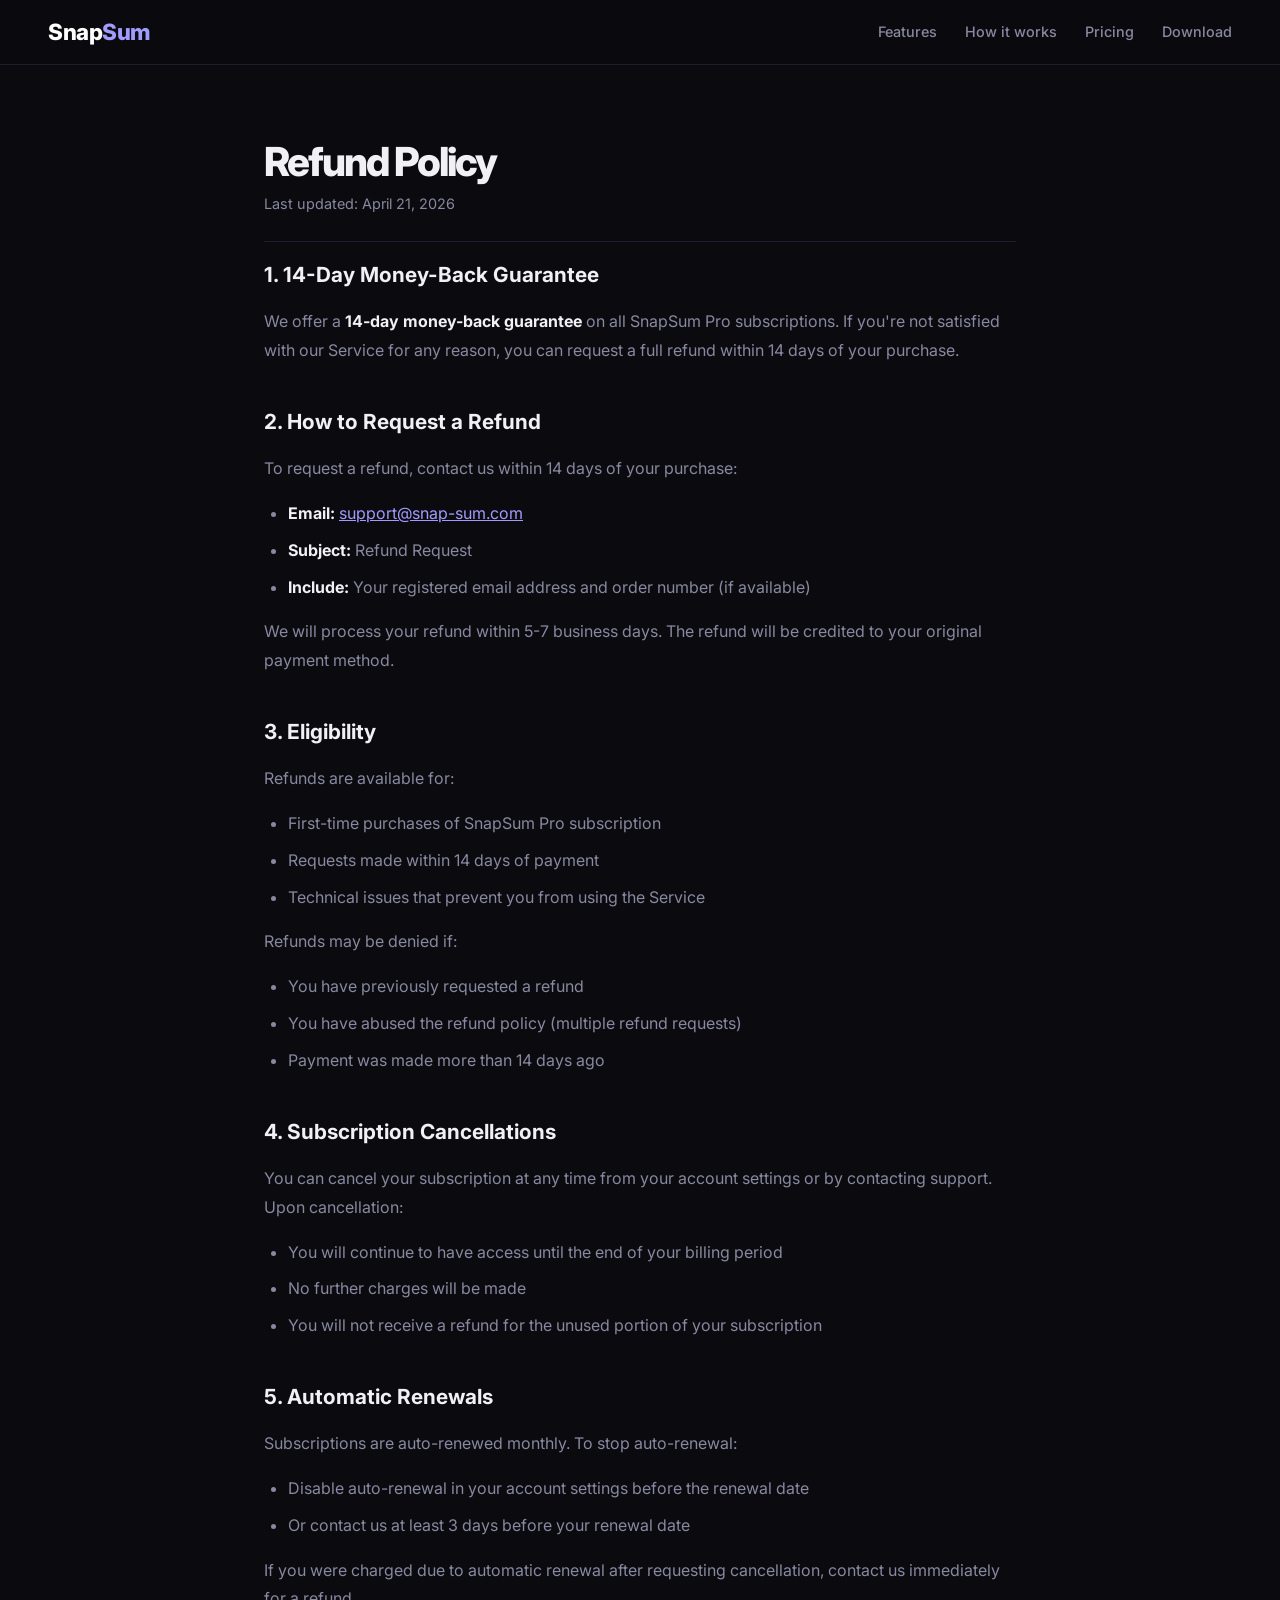
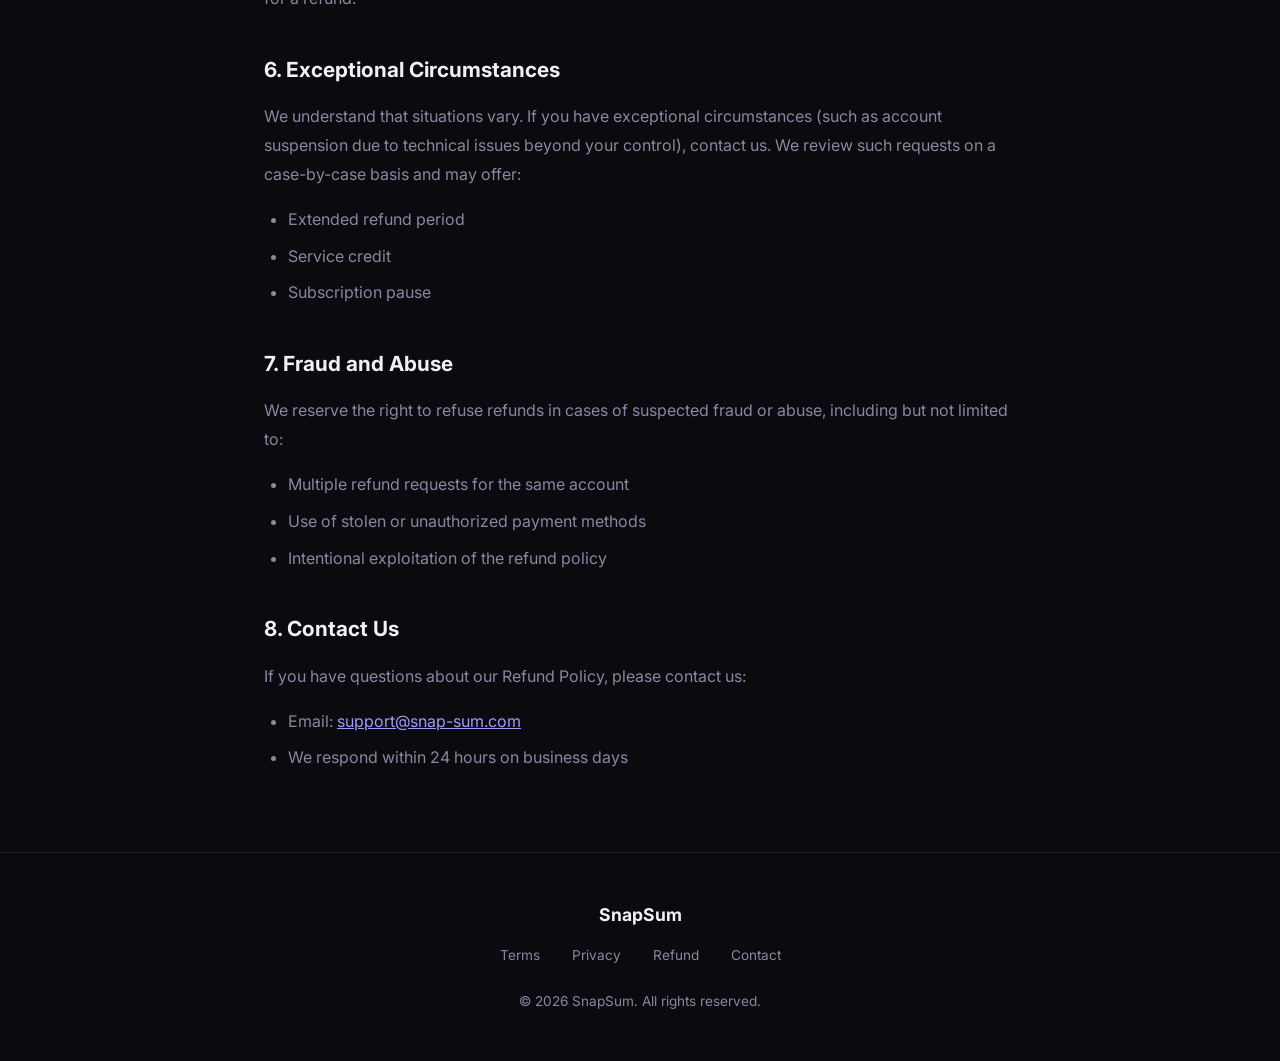
<file: refund.html>
<!DOCTYPE html>
<html lang="en">
<head>
  <meta charset="UTF-8">
  <meta name="viewport" content="width=device-width, initial-scale=1.0">
  <title>Refund Policy — SnapSum</title>
  <meta name="description" content="SnapSum Refund Policy. 14-day money-back guarantee on all subscriptions.">
  <link rel="canonical" href="https://snap-sum.com/refund.html">
  <link rel="preconnect" href="https://fonts.googleapis.com">
  <link href="https://fonts.googleapis.com/css2?family=Inter:wght@400;500;600;700&display=swap" rel="stylesheet">
  <link rel="stylesheet" href="style.css">
</head>
<body>
  <!-- NAV -->
  <nav>
    <a href="/" class="nav-logo">Snap<span>Sum</span></a>
    <div class="nav-links">
      <a href="/#features">Features</a>
      <a href="/#how">How it works</a>
      <a href="/pricing.html">Pricing</a>
      <a href="/download.html" class="btn-nav">Download</a>
    </div>
    <button class="nav-menu" onclick="toggleMenu()">☰</button>
  </nav>

  <!-- CONTENT -->
  <main class="legal-page">
    <h1>Refund Policy</h1>
    <p class="legal-date">Last updated: April 21, 2026</p>

    <section>
      <h2>1. 14-Day Money-Back Guarantee</h2>
      <p>We offer a <strong>14-day money-back guarantee</strong> on all SnapSum Pro subscriptions. If you're not satisfied with our Service for any reason, you can request a full refund within 14 days of your purchase.</p>
    </section>

    <section>
      <h2>2. How to Request a Refund</h2>
      <p>To request a refund, contact us within 14 days of your purchase:</p>
      <ul>
        <li><strong>Email:</strong> <a href="mailto:support@snap-sum.com">support@snap-sum.com</a></li>
        <li><strong>Subject:</strong> Refund Request</li>
        <li><strong>Include:</strong> Your registered email address and order number (if available)</li>
      </ul>
      <p>We will process your refund within 5-7 business days. The refund will be credited to your original payment method.</p>
    </section>

    <section>
      <h2>3. Eligibility</h2>
      <p>Refunds are available for:</p>
      <ul>
        <li>First-time purchases of SnapSum Pro subscription</li>
        <li>Requests made within 14 days of payment</li>
        <li>Technical issues that prevent you from using the Service</li>
      </ul>
      <p>Refunds may be denied if:</p>
      <ul>
        <li>You have previously requested a refund</li>
        <li>You have abused the refund policy (multiple refund requests)</li>
        <li>Payment was made more than 14 days ago</li>
      </ul>
    </section>

    <section>
      <h2>4. Subscription Cancellations</h2>
      <p>You can cancel your subscription at any time from your account settings or by contacting support. Upon cancellation:</p>
      <ul>
        <li>You will continue to have access until the end of your billing period</li>
        <li>No further charges will be made</li>
        <li>You will not receive a refund for the unused portion of your subscription</li>
      </ul>
    </section>

    <section>
      <h2>5. Automatic Renewals</h2>
      <p>Subscriptions are auto-renewed monthly. To stop auto-renewal:</p>
      <ul>
        <li>Disable auto-renewal in your account settings before the renewal date</li>
        <li>Or contact us at least 3 days before your renewal date</li>
      </ul>
      <p>If you were charged due to automatic renewal after requesting cancellation, contact us immediately for a refund.</p>
    </section>

    <section>
      <h2>6. Exceptional Circumstances</h2>
      <p>We understand that situations vary. If you have exceptional circumstances (such as account suspension due to technical issues beyond your control), contact us. We review such requests on a case-by-case basis and may offer:</p>
      <ul>
        <li>Extended refund period</li>
        <li>Service credit</li>
        <li>Subscription pause</li>
      </ul>
    </section>

    <section>
      <h2>7. Fraud and Abuse</h2>
      <p>We reserve the right to refuse refunds in cases of suspected fraud or abuse, including but not limited to:</p>
      <ul>
        <li>Multiple refund requests for the same account</li>
        <li>Use of stolen or unauthorized payment methods</li>
        <li>Intentional exploitation of the refund policy</li>
      </ul>
    </section>

    <section>
      <h2>8. Contact Us</h2>
      <p>If you have questions about our Refund Policy, please contact us:</p>
      <ul>
        <li>Email: <a href="mailto:support@snap-sum.com">support@snap-sum.com</a></li>
        <li>We respond within 24 hours on business days</li>
      </ul>
    </section>
  </main>

  <!-- FOOTER -->
  <footer>
    <div class="footer-brand">SnapSum</div>
    <div class="footer-links">
      <a href="/terms.html">Terms</a>
      <a href="/privacy.html">Privacy</a>
      <a href="/refund.html">Refund</a>
      <a href="mailto:support@snap-sum.com">Contact</a>
    </div>
    <p>© 2026 SnapSum. All rights reserved.</p>
  </footer>

  <script src="script.js"></script>
</body>
</html>
</file>
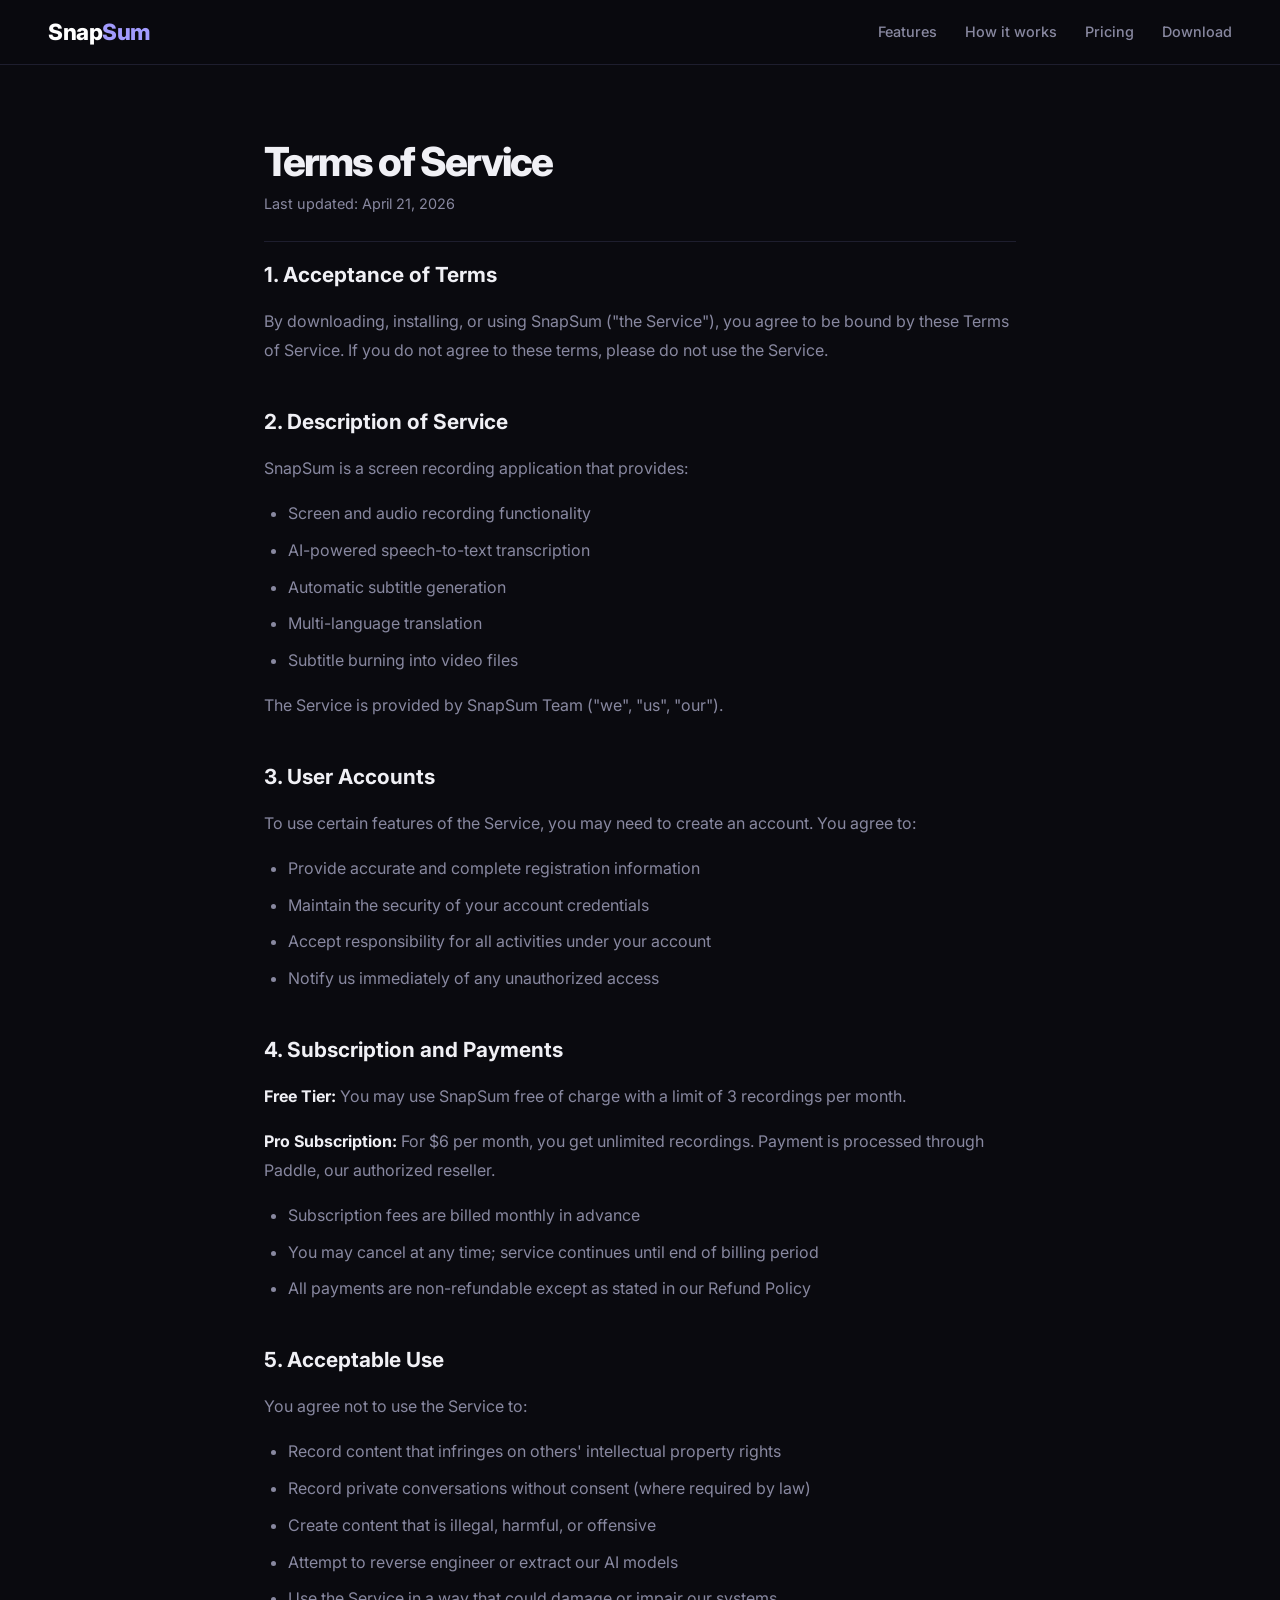
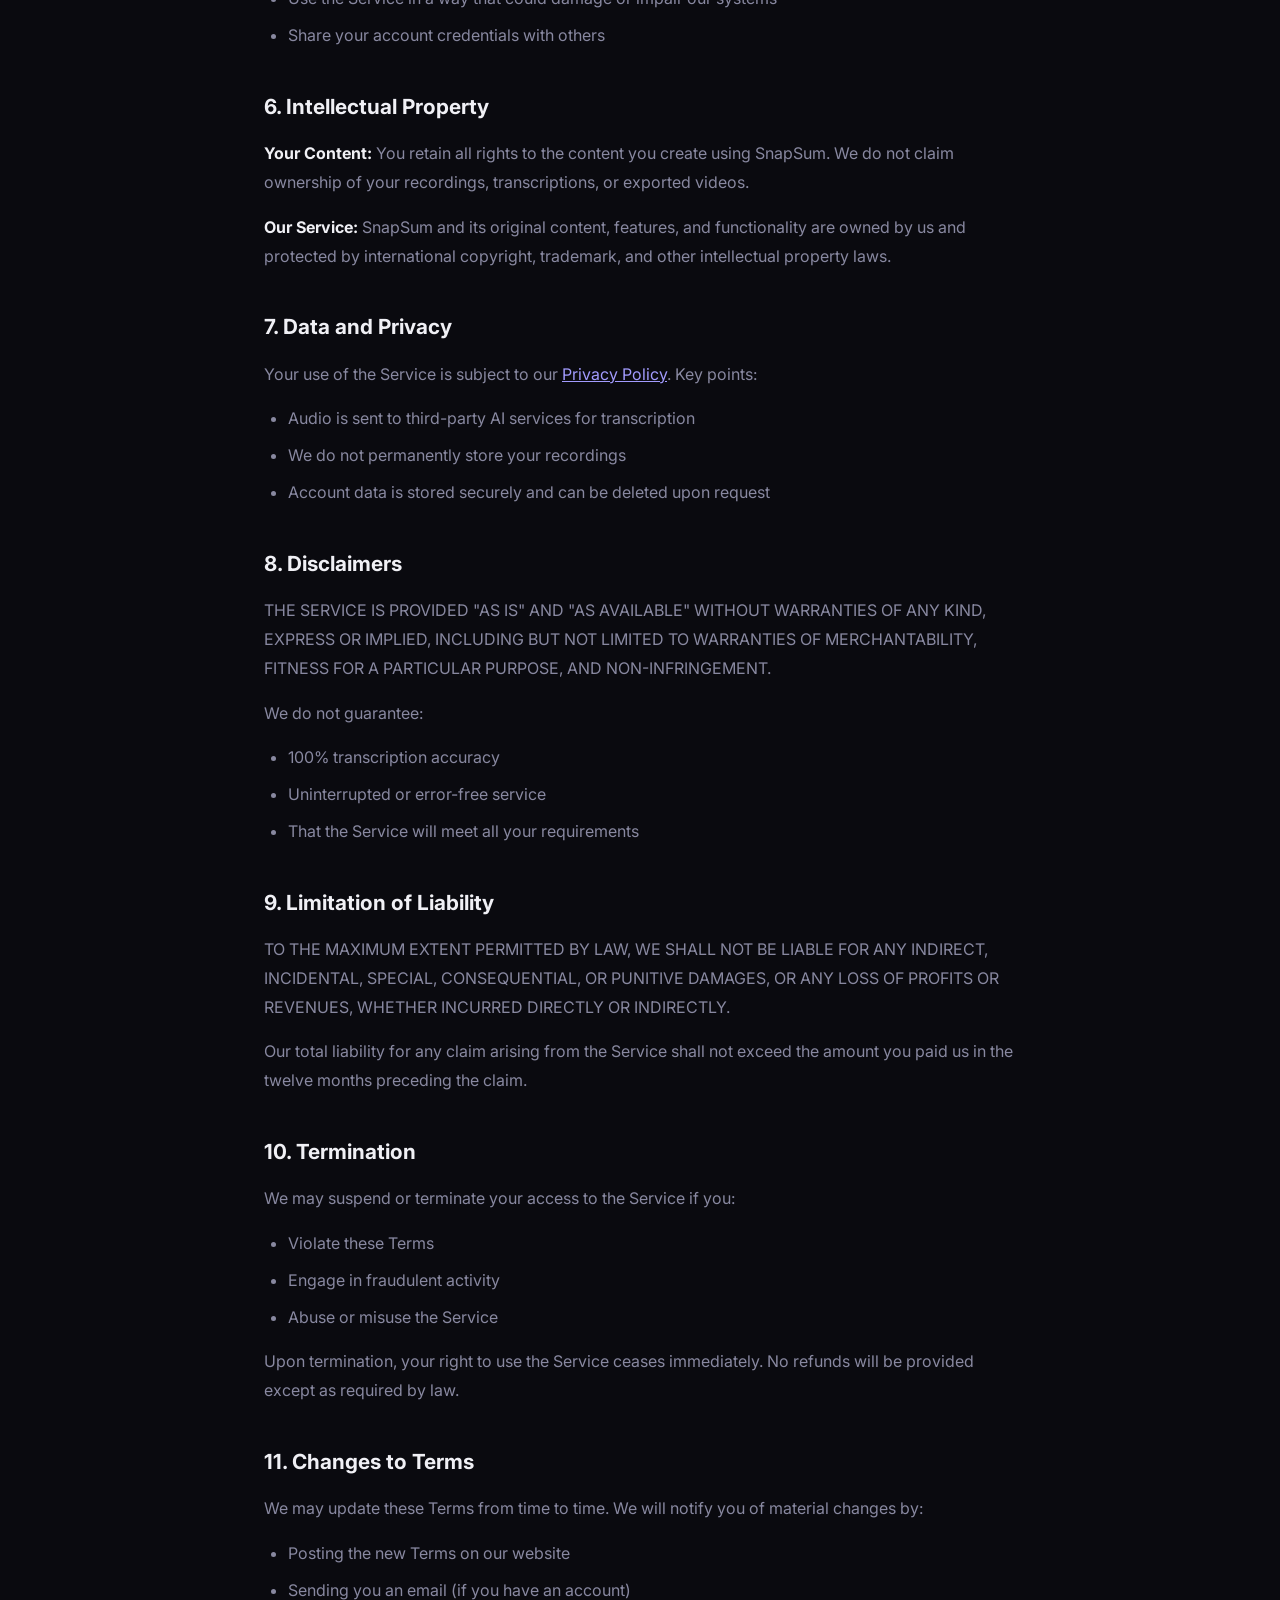
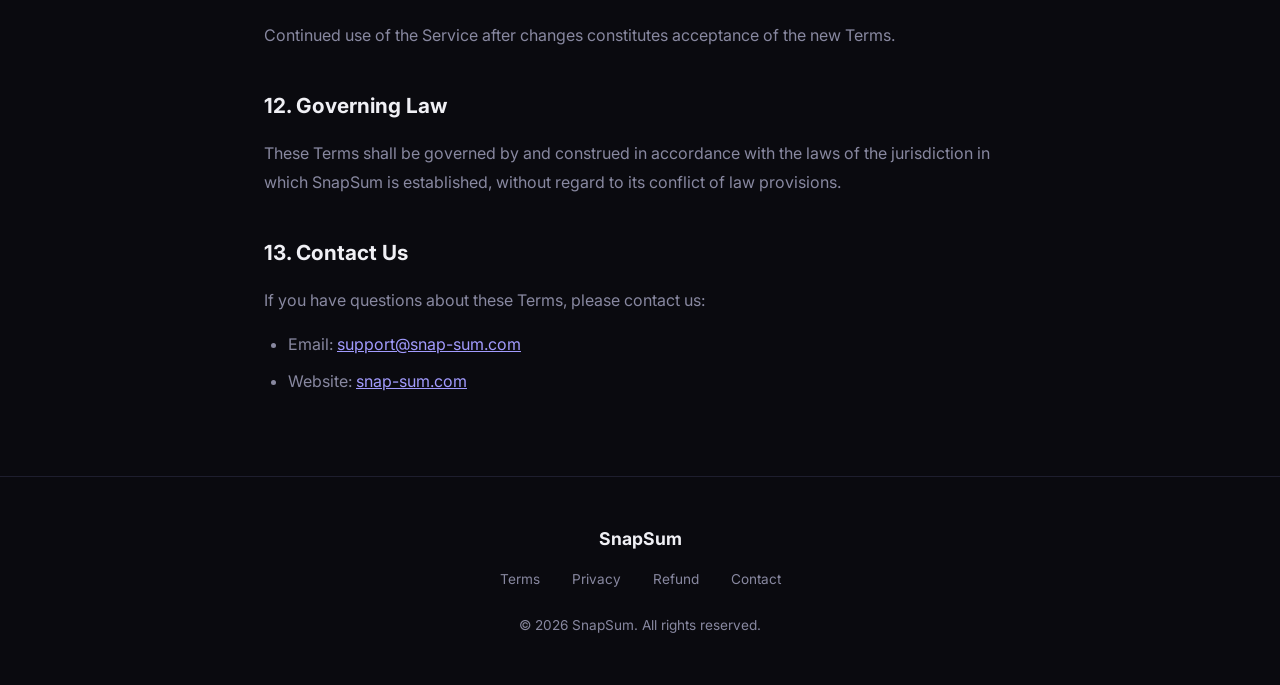
<file: terms.html>
<!DOCTYPE html>
<html lang="en">
<head>
  <meta charset="UTF-8">
  <meta name="viewport" content="width=device-width, initial-scale=1.0">
  <title>Terms of Service — SnapSum</title>
  <meta name="description" content="SnapSum Terms of Service. By using SnapSum, you agree to these terms.">
  <link rel="canonical" href="https://snap-sum.com/terms.html">
  <link rel="preconnect" href="https://fonts.googleapis.com">
  <link href="https://fonts.googleapis.com/css2?family=Inter:wght@400;500;600;700&display=swap" rel="stylesheet">
  <link rel="stylesheet" href="style.css">
</head>
<body>
  <!-- NAV -->
  <nav>
    <a href="/" class="nav-logo">Snap<span>Sum</span></a>
    <div class="nav-links">
      <a href="/#features">Features</a>
      <a href="/#how">How it works</a>
      <a href="/pricing.html">Pricing</a>
      <a href="/download.html" class="btn-nav">Download</a>
    </div>
    <button class="nav-menu" onclick="toggleMenu()">☰</button>
  </nav>

  <!-- CONTENT -->
  <main class="legal-page">
    <h1>Terms of Service</h1>
    <p class="legal-date">Last updated: April 21, 2026</p>

    <section>
      <h2>1. Acceptance of Terms</h2>
      <p>By downloading, installing, or using SnapSum ("the Service"), you agree to be bound by these Terms of Service. If you do not agree to these terms, please do not use the Service.</p>
    </section>

    <section>
      <h2>2. Description of Service</h2>
      <p>SnapSum is a screen recording application that provides:</p>
      <ul>
        <li>Screen and audio recording functionality</li>
        <li>AI-powered speech-to-text transcription</li>
        <li>Automatic subtitle generation</li>
        <li>Multi-language translation</li>
        <li>Subtitle burning into video files</li>
      </ul>
      <p>The Service is provided by SnapSum Team ("we", "us", "our").</p>
    </section>

    <section>
      <h2>3. User Accounts</h2>
      <p>To use certain features of the Service, you may need to create an account. You agree to:</p>
      <ul>
        <li>Provide accurate and complete registration information</li>
        <li>Maintain the security of your account credentials</li>
        <li>Accept responsibility for all activities under your account</li>
        <li>Notify us immediately of any unauthorized access</li>
      </ul>
    </section>

    <section>
      <h2>4. Subscription and Payments</h2>
      <p><strong>Free Tier:</strong> You may use SnapSum free of charge with a limit of 3 recordings per month.</p>
      <p><strong>Pro Subscription:</strong> For $6 per month, you get unlimited recordings. Payment is processed through Paddle, our authorized reseller.</p>
      <ul>
        <li>Subscription fees are billed monthly in advance</li>
        <li>You may cancel at any time; service continues until end of billing period</li>
        <li>All payments are non-refundable except as stated in our Refund Policy</li>
      </ul>
    </section>

    <section>
      <h2>5. Acceptable Use</h2>
      <p>You agree not to use the Service to:</p>
      <ul>
        <li>Record content that infringes on others' intellectual property rights</li>
        <li>Record private conversations without consent (where required by law)</li>
        <li>Create content that is illegal, harmful, or offensive</li>
        <li>Attempt to reverse engineer or extract our AI models</li>
        <li>Use the Service in a way that could damage or impair our systems</li>
        <li>Share your account credentials with others</li>
      </ul>
    </section>

    <section>
      <h2>6. Intellectual Property</h2>
      <p><strong>Your Content:</strong> You retain all rights to the content you create using SnapSum. We do not claim ownership of your recordings, transcriptions, or exported videos.</p>
      <p><strong>Our Service:</strong> SnapSum and its original content, features, and functionality are owned by us and protected by international copyright, trademark, and other intellectual property laws.</p>
    </section>

    <section>
      <h2>7. Data and Privacy</h2>
      <p>Your use of the Service is subject to our <a href="/privacy.html">Privacy Policy</a>. Key points:</p>
      <ul>
        <li>Audio is sent to third-party AI services for transcription</li>
        <li>We do not permanently store your recordings</li>
        <li>Account data is stored securely and can be deleted upon request</li>
      </ul>
    </section>

    <section>
      <h2>8. Disclaimers</h2>
      <p>THE SERVICE IS PROVIDED "AS IS" AND "AS AVAILABLE" WITHOUT WARRANTIES OF ANY KIND, EXPRESS OR IMPLIED, INCLUDING BUT NOT LIMITED TO WARRANTIES OF MERCHANTABILITY, FITNESS FOR A PARTICULAR PURPOSE, AND NON-INFRINGEMENT.</p>
      <p>We do not guarantee:</p>
      <ul>
        <li>100% transcription accuracy</li>
        <li>Uninterrupted or error-free service</li>
        <li>That the Service will meet all your requirements</li>
      </ul>
    </section>

    <section>
      <h2>9. Limitation of Liability</h2>
      <p>TO THE MAXIMUM EXTENT PERMITTED BY LAW, WE SHALL NOT BE LIABLE FOR ANY INDIRECT, INCIDENTAL, SPECIAL, CONSEQUENTIAL, OR PUNITIVE DAMAGES, OR ANY LOSS OF PROFITS OR REVENUES, WHETHER INCURRED DIRECTLY OR INDIRECTLY.</p>
      <p>Our total liability for any claim arising from the Service shall not exceed the amount you paid us in the twelve months preceding the claim.</p>
    </section>

    <section>
      <h2>10. Termination</h2>
      <p>We may suspend or terminate your access to the Service if you:</p>
      <ul>
        <li>Violate these Terms</li>
        <li>Engage in fraudulent activity</li>
        <li>Abuse or misuse the Service</li>
      </ul>
      <p>Upon termination, your right to use the Service ceases immediately. No refunds will be provided except as required by law.</p>
    </section>

    <section>
      <h2>11. Changes to Terms</h2>
      <p>We may update these Terms from time to time. We will notify you of material changes by:</p>
      <ul>
        <li>Posting the new Terms on our website</li>
        <li>Sending you an email (if you have an account)</li>
      </ul>
      <p>Continued use of the Service after changes constitutes acceptance of the new Terms.</p>
    </section>

    <section>
      <h2>12. Governing Law</h2>
      <p>These Terms shall be governed by and construed in accordance with the laws of the jurisdiction in which SnapSum is established, without regard to its conflict of law provisions.</p>
    </section>

    <section>
      <h2>13. Contact Us</h2>
      <p>If you have questions about these Terms, please contact us:</p>
      <ul>
        <li>Email: <a href="mailto:support@snap-sum.com">support@snap-sum.com</a></li>
        <li>Website: <a href="https://snap-sum.com">snap-sum.com</a></li>
      </ul>
    </section>
  </main>

  <!-- FOOTER -->
  <footer>
    <div class="footer-brand">SnapSum</div>
    <div class="footer-links">
      <a href="/terms.html">Terms</a>
      <a href="/privacy.html">Privacy</a>
      <a href="/refund.html">Refund</a>
      <a href="mailto:support@snap-sum.com">Contact</a>
    </div>
    <p>© 2026 SnapSum. All rights reserved.</p>
  </footer>

  <script src="script.js"></script>
</body>
</html>
</file>
<file: style.css>
/* ===================================
   SnapSum - Main Stylesheet
   =================================== */

:root {
  --bg: #0a0a0f;
  --surface: #13131a;
  --surface-hover: #1a1a24;
  --border: #1e1e2e;
  --border-hover: #2a2a3a;
  --primary: #6c5ce7;
  --primary-light: #a29bfe;
  --primary-dark: #5a4bd4;
  --accent: #00cec9;
  --accent-secondary: #fd79a8;
  --text: #f0f0f5;
  --text-muted: #8888a0;
  --text-dim: #555566;
  --green: #00b894;
  --red: #ff7675;
  --yellow: #fdcb6e;
  
  --radius-sm: 6px;
  --radius-md: 10px;
  --radius-lg: 16px;
  --radius-xl: 24px;
  
  --shadow-sm: 0 2px 8px rgba(0,0,0,0.2);
  --shadow-md: 0 8px 24px rgba(0,0,0,0.3);
  --shadow-lg: 0 16px 48px rgba(0,0,0,0.4);
  --shadow-glow: 0 0 40px rgba(108,92,231,0.2);
}

* {
  margin: 0;
  padding: 0;
  box-sizing: border-box;
}

html {
  scroll-behavior: smooth;
}

body {
  font-family: 'Inter', -apple-system, BlinkMacSystemFont, 'Segoe UI', Roboto, sans-serif;
  background: var(--bg);
  color: var(--text);
  line-height: 1.6;
  overflow-x: hidden;
  font-size: 16px;
  -webkit-font-smoothing: antialiased;
  -moz-osx-font-smoothing: grayscale;
}

/* ===================================
   NAVIGATION
   =================================== */
nav {
  position: fixed;
  top: 0;
  left: 0;
  right: 0;
  z-index: 1000;
  display: flex;
  align-items: center;
  justify-content: space-between;
  padding: 14px 48px;
  background: rgba(10,10,15,0.85);
  backdrop-filter: blur(16px);
  border-bottom: 1px solid var(--border);
}

.nav-logo {
  font-size: 1.4rem;
  font-weight: 800;
  color: #fff;
  text-decoration: none;
  letter-spacing: -0.5px;
}

.nav-logo span {
  color: var(--primary-light);
}

.nav-links {
  display: flex;
  gap: 28px;
  align-items: center;
}

.nav-links a {
  color: var(--text-muted);
  text-decoration: none;
  font-size: 0.9rem;
  font-weight: 500;
  transition: color 0.2s;
}

.nav-links a:hover,
.nav-links a.active {
  color: var(--text);
}

/* Language Selector */
.lang-select {
  appearance: none;
  background: var(--surface);
  border: 1px solid var(--border);
  border-radius: var(--radius-sm);
  padding: 8px 32px 8px 12px;
  color: var(--text);
  font-size: 0.85rem;
  font-weight: 500;
  cursor: pointer;
  transition: all 0.2s;
  background-image: url("data:image/svg+xml,%3Csvg xmlns='http://www.w3.org/2000/svg' width='12' height='12' viewBox='0 0 24 24' fill='none' stroke='%238888a0' stroke-width='2'%3E%3Cpath d='M6 9l6 6 6-6'/%3E%3C/svg%3E");
  background-repeat: no-repeat;
  background-position: right 10px center;
}

.lang-select:hover {
  border-color: var(--border-hover);
  background-color: var(--surface-hover);
}

.lang-select:focus {
  outline: none;
  border-color: var(--primary);
  box-shadow: 0 0 0 3px rgba(108,92,231,0.2);
}

@media (max-width: 768px) {
  .lang-select {
    width: 100%;
    margin-top: 12px;
  }
}
  color: var(--text);
}

.btn-nav {
  background: var(--primary);
  color: #fff;
  padding: 8px 20px;
  border-radius: var(--radius-md);
  font-weight: 600;
  font-size: 0.85rem;
  text-decoration: none;
  transition: all 0.2s;
  border: none;
  cursor: pointer;
}

.btn-nav:hover {
  background: var(--primary-light);
  transform: translateY(-1px);
}

.nav-menu {
  display: none;
  background: none;
  border: none;
  color: var(--text);
  font-size: 1.5rem;
  cursor: pointer;
}

/* ===================================
   HERO SECTION
   =================================== */
.hero {
  min-height: 100vh;
  display: flex;
  flex-direction: column;
  align-items: center;
  justify-content: center;
  text-align: center;
  padding: 140px 24px 80px;
  position: relative;
}

.hero::before {
  content: '';
  position: absolute;
  top: 30%;
  left: 50%;
  transform: translate(-50%, -50%);
  width: 800px;
  height: 800px;
  background: radial-gradient(circle, rgba(108,92,231,0.12) 0%, transparent 60%);
  pointer-events: none;
}

.hero::after {
  content: '';
  position: absolute;
  top: 50%;
  left: 50%;
  transform: translate(-50%, -50%);
  width: 600px;
  height: 600px;
  background: radial-gradient(circle, rgba(0,206,201,0.08) 0%, transparent 50%);
  pointer-events: none;
}

.hero-badge {
  display: inline-flex;
  align-items: center;
  gap: 8px;
  background: rgba(108,92,231,0.12);
  border: 1px solid rgba(108,92,231,0.25);
  color: var(--primary-light);
  font-size: 0.8rem;
  font-weight: 600;
  padding: 8px 16px;
  border-radius: 999px;
  margin-bottom: 28px;
  letter-spacing: 0.3px;
}

.badge-dot {
  width: 6px;
  height: 6px;
  background: var(--green);
  border-radius: 50%;
  animation: pulse 2s infinite;
}

@keyframes pulse {
  0%, 100% { opacity: 1; }
  50% { opacity: 0.4; }
}

h1 {
  font-size: clamp(2.8rem, 7vw, 4.8rem);
  font-weight: 800;
  line-height: 1.08;
  letter-spacing: -2px;
  margin-bottom: 20px;
  position: relative;
  z-index: 1;
}

.gradient {
  background: linear-gradient(135deg, var(--primary-light) 0%, var(--accent) 50%, var(--accent-secondary) 100%);
  -webkit-background-clip: text;
  -webkit-text-fill-color: transparent;
  background-clip: text;
}

.hero-sub {
  font-size: 1.15rem;
  color: var(--text-muted);
  max-width: 540px;
  margin-bottom: 36px;
  line-height: 1.7;
  position: relative;
  z-index: 1;
}

.hero-actions {
  display: flex;
  gap: 14px;
  flex-wrap: wrap;
  justify-content: center;
  margin-bottom: 32px;
  position: relative;
  z-index: 1;
}

.btn-primary {
  display: inline-flex;
  align-items: center;
  gap: 8px;
  background: var(--primary);
  color: #fff;
  padding: 14px 28px;
  border-radius: var(--radius-md);
  font-size: 1rem;
  font-weight: 700;
  text-decoration: none;
  transition: all 0.25s;
  border: none;
  cursor: pointer;
}

.btn-primary:hover {
  background: var(--primary-light);
  transform: translateY(-2px);
  box-shadow: 0 8px 30px rgba(108,92,231,0.35);
}

.btn-primary:disabled {
  opacity: 0.5;
  cursor: not-allowed;
  transform: none;
}

.btn-secondary {
  display: inline-flex;
  align-items: center;
  gap: 8px;
  background: var(--surface);
  color: var(--text);
  padding: 14px 28px;
  border-radius: var(--radius-md);
  font-size: 1rem;
  font-weight: 600;
  text-decoration: none;
  transition: all 0.25s;
  border: 1px solid var(--border);
}

.btn-secondary:hover {
  border-color: var(--primary-light);
  transform: translateY(-2px);
  background: var(--surface-hover);
}

.hero-stats {
  display: flex;
  gap: 32px;
  justify-content: center;
  color: var(--text-muted);
  font-size: 0.85rem;
  position: relative;
  z-index: 1;
}

.hero-stats strong {
  color: var(--text);
  font-size: 1.1rem;
}

/* ===================================
   MARQUEE
   =================================== */
.marquee-section {
  padding: 28px 0;
  border-top: 1px solid var(--border);
  border-bottom: 1px solid var(--border);
  overflow: hidden;
  opacity: 0.6;
}

.marquee-track {
  display: flex;
  gap: 48px;
  white-space: nowrap;
  animation: marquee 25s linear infinite;
  font-size: 0.85rem;
  color: var(--text-dim);
}

@keyframes marquee {
  0% { transform: translateX(0); }
  100% { transform: translateX(-50%); }
}

.marquee-track span::before {
  content: '✦';
  color: var(--primary);
  margin-right: 8px;
}

/* ===================================
   SECTIONS
   =================================== */
.section {
  padding: 100px 24px;
  max-width: 1100px;
  margin: 0 auto;
}

.section-label {
  font-size: 0.75rem;
  font-weight: 700;
  letter-spacing: 2px;
  text-transform: uppercase;
  color: var(--primary-light);
  margin-bottom: 12px;
  text-align: center;
}

.section-title {
  font-size: clamp(2rem, 4vw, 2.8rem);
  font-weight: 800;
  letter-spacing: -1px;
  margin-bottom: 16px;
  text-align: center;
}

.section-desc {
  color: var(--text-muted);
  font-size: 1.1rem;
  max-width: 560px;
  margin: 0 auto 60px;
  text-align: center;
  line-height: 1.7;
}

/* ===================================
   STEPS GRID
   =================================== */
.steps-grid {
  display: grid;
  grid-template-columns: repeat(auto-fit, minmax(240px, 1fr));
  gap: 24px;
}

.step-card {
  background: var(--surface);
  border: 1px solid var(--border);
  border-radius: var(--radius-lg);
  padding: 32px 28px;
  transition: all 0.3s;
  position: relative;
  overflow: hidden;
}

.step-card:hover {
  border-color: var(--primary);
  transform: translateY(-4px);
  box-shadow: var(--shadow-md);
}

.step-num {
  font-size: 3.5rem;
  font-weight: 900;
  color: rgba(108,92,231,0.12);
  position: absolute;
  top: 8px;
  right: 20px;
  line-height: 1;
}

.step-icon {
  width: 48px;
  height: 48px;
  background: linear-gradient(135deg, rgba(108,92,231,0.2), rgba(108,92,231,0.05));
  border-radius: var(--radius-md);
  display: flex;
  align-items: center;
  justify-content: center;
  margin-bottom: 20px;
  font-size: 1.5rem;
}

.step-card h3 {
  font-size: 1.15rem;
  font-weight: 700;
  margin-bottom: 10px;
}

.step-card p {
  color: var(--text-muted);
  font-size: 0.9rem;
  line-height: 1.65;
}

/* ===================================
   FEATURES GRID
   =================================== */
.features-grid {
  display: grid;
  grid-template-columns: repeat(auto-fit, minmax(300px, 1fr));
  gap: 20px;
}

.feature-card {
  background: var(--surface);
  border: 1px solid var(--border);
  border-radius: var(--radius-lg);
  padding: 28px;
  transition: all 0.3s;
}

.feature-card:hover {
  border-color: var(--primary);
  transform: translateY(-2px);
}

.feature-icon {
  font-size: 1.6rem;
  margin-bottom: 14px;
}

.feature-card h3 {
  font-size: 1.05rem;
  font-weight: 700;
  margin-bottom: 8px;
}

.feature-card p {
  color: var(--text-muted);
  font-size: 0.88rem;
  line-height: 1.6;
}

/* ===================================
   LANGUAGE TAGS
   =================================== */
.lang-grid {
  display: flex;
  flex-wrap: wrap;
  gap: 10px;
  justify-content: center;
  margin-top: 24px;
}

.lang-tag {
  background: rgba(108,92,231,0.1);
  border: 1px solid rgba(108,92,231,0.2);
  padding: 6px 14px;
  border-radius: var(--radius-sm);
  font-size: 0.85rem;
  color: var(--text-muted);
  transition: all 0.2s;
}

.lang-tag:hover {
  background: rgba(108,92,231,0.2);
  color: var(--text);
}

/* ===================================
   CTA SECTION
   =================================== */
.cta-section {
  background: linear-gradient(135deg, rgba(108,92,231,0.15), rgba(0,206,201,0.08));
  border: 1px solid rgba(108,92,231,0.2);
  border-radius: var(--radius-xl);
  padding: 80px 40px;
  text-align: center;
  margin: 40px auto;
  max-width: 900px;
}

.cta-section h2 {
  font-size: 2.2rem;
  font-weight: 800;
  margin-bottom: 16px;
}

.cta-section p {
  color: var(--text-muted);
  margin-bottom: 28px;
  font-size: 1.1rem;
}

.cta-price {
  font-size: 2.4rem;
  font-weight: 800;
  color: var(--accent);
  margin-bottom: 24px;
}

.cta-price span {
  font-size: 1rem;
  font-weight: 400;
  color: var(--text-muted);
}

/* ===================================
   PRICING
   =================================== */
.pricing-section {
  padding: 140px 24px 80px;
  max-width: 900px;
  margin: 0 auto;
}

.pricing-grid {
  display: grid;
  grid-template-columns: repeat(auto-fit, minmax(300px, 1fr));
  gap: 24px;
  margin-top: 48px;
}

.pricing-card {
  background: var(--surface);
  border: 1px solid var(--border);
  border-radius: var(--radius-xl);
  padding: 36px;
  text-align: center;
  position: relative;
}

.pricing-card.featured {
  border-color: var(--primary);
  background: linear-gradient(180deg, rgba(108,92,231,0.1) 0%, var(--surface) 100%);
}

.plan-badge {
  position: absolute;
  top: -12px;
  left: 50%;
  transform: translateX(-50%);
  background: var(--primary);
  color: #fff;
  font-size: 0.7rem;
  font-weight: 700;
  padding: 6px 16px;
  border-radius: 999px;
  letter-spacing: 0.5px;
}

.plan-name {
  font-size: 1.3rem;
  font-weight: 700;
  margin-bottom: 12px;
}

.plan-price {
  font-size: 3rem;
  font-weight: 800;
  margin-bottom: 4px;
}

.plan-price span {
  font-size: 1rem;
  font-weight: 400;
  color: var(--text-muted);
}

.plan-desc {
  color: var(--text-muted);
  font-size: 0.9rem;
  margin-bottom: 24px;
}

.plan-features {
  list-style: none;
  text-align: left;
  margin-bottom: 28px;
}

.plan-features li {
  padding: 10px 0;
  border-bottom: 1px solid var(--border);
  font-size: 0.9rem;
  color: var(--text-muted);
}

.plan-features li:last-child {
  border-bottom: none;
}

.plan-features li.disabled {
  color: var(--text-dim);
  text-decoration: line-through;
  opacity: 0.5;
}

/* FAQ */
.faq-section {
  margin-top: 80px;
}

.faq-section h2 {
  text-align: center;
  margin-bottom: 40px;
  font-size: 1.8rem;
}

.faq-item {
  border-bottom: 1px solid var(--border);
}

.faq-question {
  width: 100%;
  display: flex;
  justify-content: space-between;
  align-items: center;
  padding: 20px 0;
  background: none;
  border: none;
  color: var(--text);
  font-size: 1rem;
  font-weight: 600;
  cursor: pointer;
  text-align: left;
}

.faq-icon {
  color: var(--primary);
  font-size: 1.4rem;
  transition: transform 0.2s;
}

.faq-answer {
  display: none;
  padding-bottom: 20px;
  color: var(--text-muted);
  font-size: 0.95rem;
  line-height: 1.7;
}

.faq-answer a {
  color: var(--primary-light);
}

.faq-item.active .faq-answer {
  display: block;
}

.faq-item.active .faq-icon {
  transform: rotate(45deg);
}

/* ===================================
   DOWNLOAD PAGE
   =================================== */
.platforms-grid {
  display: grid;
  grid-template-columns: repeat(auto-fit, minmax(220px, 1fr));
  gap: 20px;
  margin-top: 40px;
}

.platform-card {
  background: var(--surface);
  border: 1px solid var(--border);
  border-radius: var(--radius-lg);
  padding: 28px;
  text-align: center;
  transition: all 0.3s;
}

.platform-card:hover {
  border-color: var(--primary);
}

.platform-icon {
  font-size: 2.5rem;
  margin-bottom: 16px;
}

.platform-card h3 {
  font-size: 1.1rem;
  font-weight: 700;
  margin-bottom: 8px;
}

.platform-card p {
  color: var(--text-muted);
  font-size: 0.85rem;
  margin-bottom: 16px;
}

.platform-version {
  display: block;
  margin-top: 12px;
  font-size: 0.75rem;
  color: var(--text-dim);
}

/* Quick Start Steps */
.steps-vertical {
  max-width: 600px;
  margin: 40px auto 0;
}

.step-item {
  display: flex;
  gap: 20px;
  padding: 20px 0;
  border-bottom: 1px solid var(--border);
}

.step-item:last-child {
  border-bottom: none;
}

.step-item .step-num {
  position: static;
  width: 36px;
  height: 36px;
  background: var(--primary);
  color: #fff;
  border-radius: 50%;
  display: flex;
  align-items: center;
  justify-content: center;
  font-size: 1rem;
  font-weight: 700;
  flex-shrink: 0;
}

.step-content h3 {
  font-size: 1rem;
  font-weight: 700;
  margin-bottom: 4px;
}

.step-content p {
  color: var(--text-muted);
  font-size: 0.9rem;
}

/* System Requirements */
.reqs-grid {
  display: grid;
  grid-template-columns: repeat(auto-fit, minmax(250px, 1fr));
  gap: 20px;
  margin-top: 40px;
}

.req-card {
  background: var(--surface);
  border: 1px solid var(--border);
  border-radius: var(--radius-lg);
  padding: 24px;
}

.req-card h3 {
  font-size: 1rem;
  font-weight: 700;
  margin-bottom: 16px;
}

.req-card ul {
  list-style: none;
}

.req-card li {
  padding: 6px 0;
  color: var(--text-muted);
  font-size: 0.9rem;
}

/* ===================================
   LEGAL PAGES
   =================================== */
.legal-page {
  max-width: 800px;
  margin: 140px auto 80px;
  padding: 0 24px;
}

.legal-page h1 {
  font-size: 2.5rem;
  margin-bottom: 8px;
}

.legal-date {
  color: var(--text-muted);
  font-size: 0.9rem;
  margin-bottom: 48px;
  padding-bottom: 24px;
  border-bottom: 1px solid var(--border);
}

.legal-page section {
  margin-bottom: 40px;
}

.legal-page h2 {
  font-size: 1.3rem;
  font-weight: 700;
  margin-bottom: 16px;
  color: var(--text);
}

.legal-page h3 {
  font-size: 1.1rem;
  font-weight: 600;
  margin: 20px 0 12px;
  color: var(--text);
}

.legal-page p {
  color: var(--text-muted);
  line-height: 1.8;
  margin-bottom: 16px;
}

.legal-page ul {
  margin: 16px 0;
  padding-left: 24px;
}

.legal-page li {
  color: var(--text-muted);
  line-height: 1.8;
  margin-bottom: 8px;
}

.legal-page a {
  color: var(--primary-light);
}

.legal-page strong {
  color: var(--text);
}

/* ===================================
   FOOTER
   =================================== */
footer {
  border-top: 1px solid var(--border);
  padding: 48px 24px;
  text-align: center;
  color: var(--text-muted);
  font-size: 0.85rem;
}

.footer-brand {
  font-weight: 700;
  color: var(--text);
  margin-bottom: 16px;
  font-size: 1.1rem;
}

.footer-links {
  margin-bottom: 24px;
}

.footer-links a {
  color: var(--text-muted);
  text-decoration: none;
  margin: 0 14px;
  transition: color 0.2s;
}

.footer-links a:hover {
  color: var(--text);
}

/* ===================================
   RESPONSIVE
   =================================== */
@media (max-width: 768px) {
  nav {
    padding: 12px 20px;
  }
  
  .nav-links {
    display: none;
  }
  
  .nav-menu {
    display: block;
  }
  
  h1 {
    font-size: 2.4rem;
    letter-spacing: -1px;
  }
  
  .hero {
    padding: 120px 20px 60px;
  }
  
  .hero-stats {
    flex-direction: column;
    gap: 12px;
  }
  
  .section {
    padding: 60px 20px;
  }
  
  .cta-section {
    padding: 48px 24px;
    border-radius: var(--radius-lg);
  }
  
  .pricing-grid {
    grid-template-columns: 1fr;
  }
  
  .legal-page {
    margin-top: 120px;
  }
  
  .legal-page h1 {
    font-size: 2rem;
  }
}

@media (max-width: 480px) {
  .btn-primary,
  .btn-secondary {
    padding: 12px 20px;
    font-size: 0.9rem;
  }
  
  h1 {
    font-size: 2rem;
  }
  
  .hero-sub {
    font-size: 1rem;
  }
  
  .steps-grid,
  .features-grid {
    grid-template-columns: 1fr;
  }
  
  .platforms-grid {
    grid-template-columns: 1fr;
  }
}
</file>
